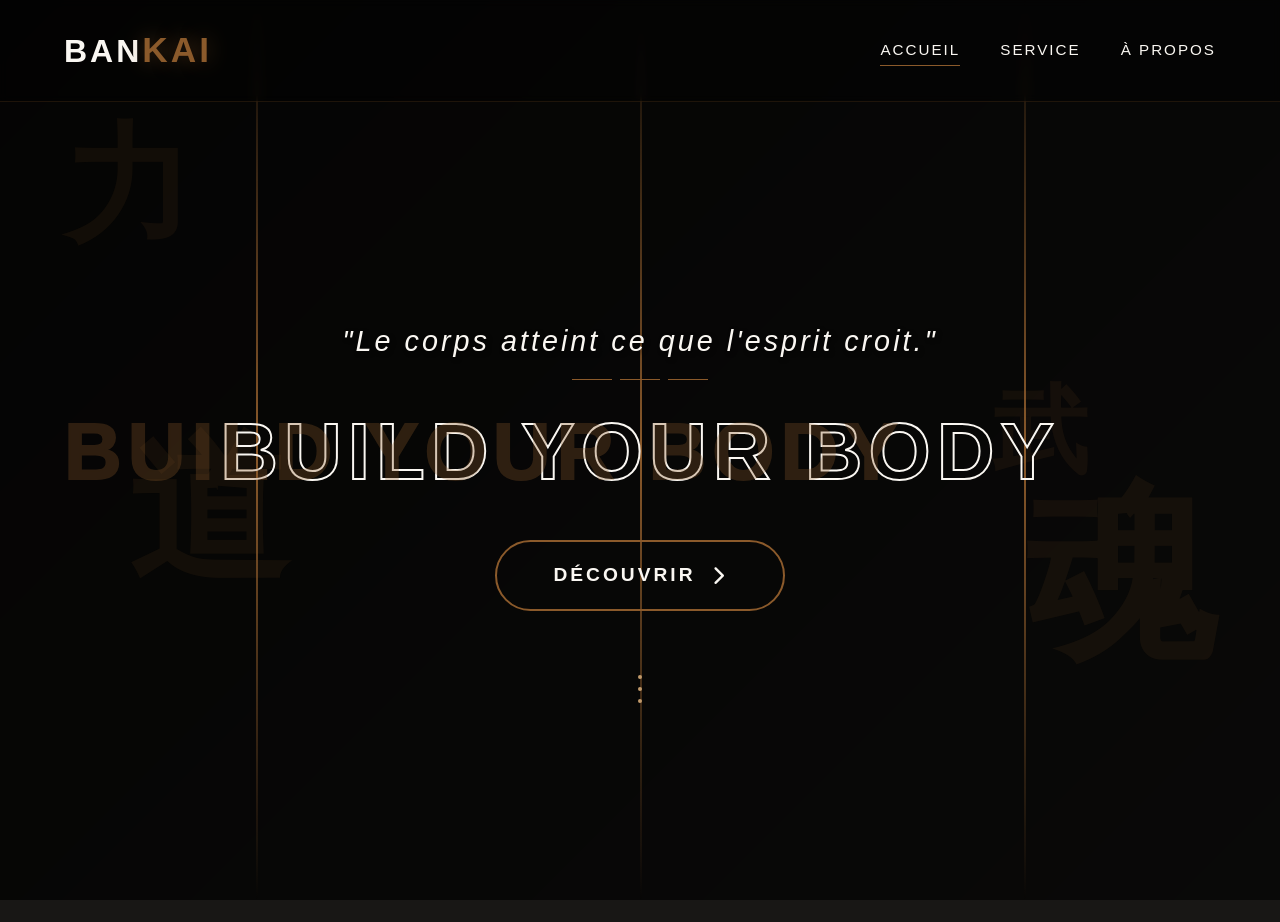
<file: index.html>
<!DOCTYPE html>
<html lang="fr">
<head>
    <meta charset="UTF-8">
    <meta name="viewport" content="width=device-width, initial-scale=1.0">
    <title>BAN<span>KAI</span> - BUILD YOUR BODY</title>
    <link rel="stylesheet" href="style.css">
    <link rel="stylesheet" href="https://cdnjs.cloudflare.com/ajax/libs/font-awesome/6.0.0/css/all.min.css">
</head>
<body>
<div class="overlay"></div>
<div class="background-image"></div>

<div class="japanese-elements">
    <span class="kanji">力</span>
    <span class="kanji">魂</span>
    <span class="kanji">武</span>
    <span class="kanji">道</span>
</div>

<div class="light-lines">
    <div class="line"></div>
    <div class="line"></div>
    <div class="line"></div>
</div>

<header>
    <div class="principal">
        <div class="logo">
            <a href="index.html">BAN<span>KAI</span></a>
        </div>
        
        <nav>
            <ul>
                <li class="active"><a href="index.html">ACCUEIL</a></li>
                <li><a href="service.html">SERVICE</a></li>
                <li><a href="A PROPOS.html">À PROPOS</a></li>
            </ul>
        </nav>
        
        <div class="menu-toggle">
            <i class="fas fa-bars"></i>
        </div>
    </div>
</header>

<main>
    <div class="container">
        <div class="motivation">
            <p class="phrase">"Le corps atteint ce que l'esprit croit."</p>
            <div class="line-decoration">
                <span></span>
                <span></span>
                <span></span>
            </div>
        </div>

        <div class="titre">
            <h1 class="reveal-text">BUILD YOUR BODY</h1>
        </div>

        <div class="bouton-container">
            <a href="service.html" class="btn-decouvrir">
                <span>DÉCOUVRIR</span>
                <i class="fas fa-chevron-right"></i>
            </a>
        </div>

        <div class="scroll-down">
            <span></span>
            <span></span>
            <span></span>
        </div>
    </div>
</main>

<script>
    document.querySelector('.menu-toggle').addEventListener('click', function() {
        document.querySelector('nav ul').classList.toggle('show');
    });
</script>

</body>
</html>
</file>
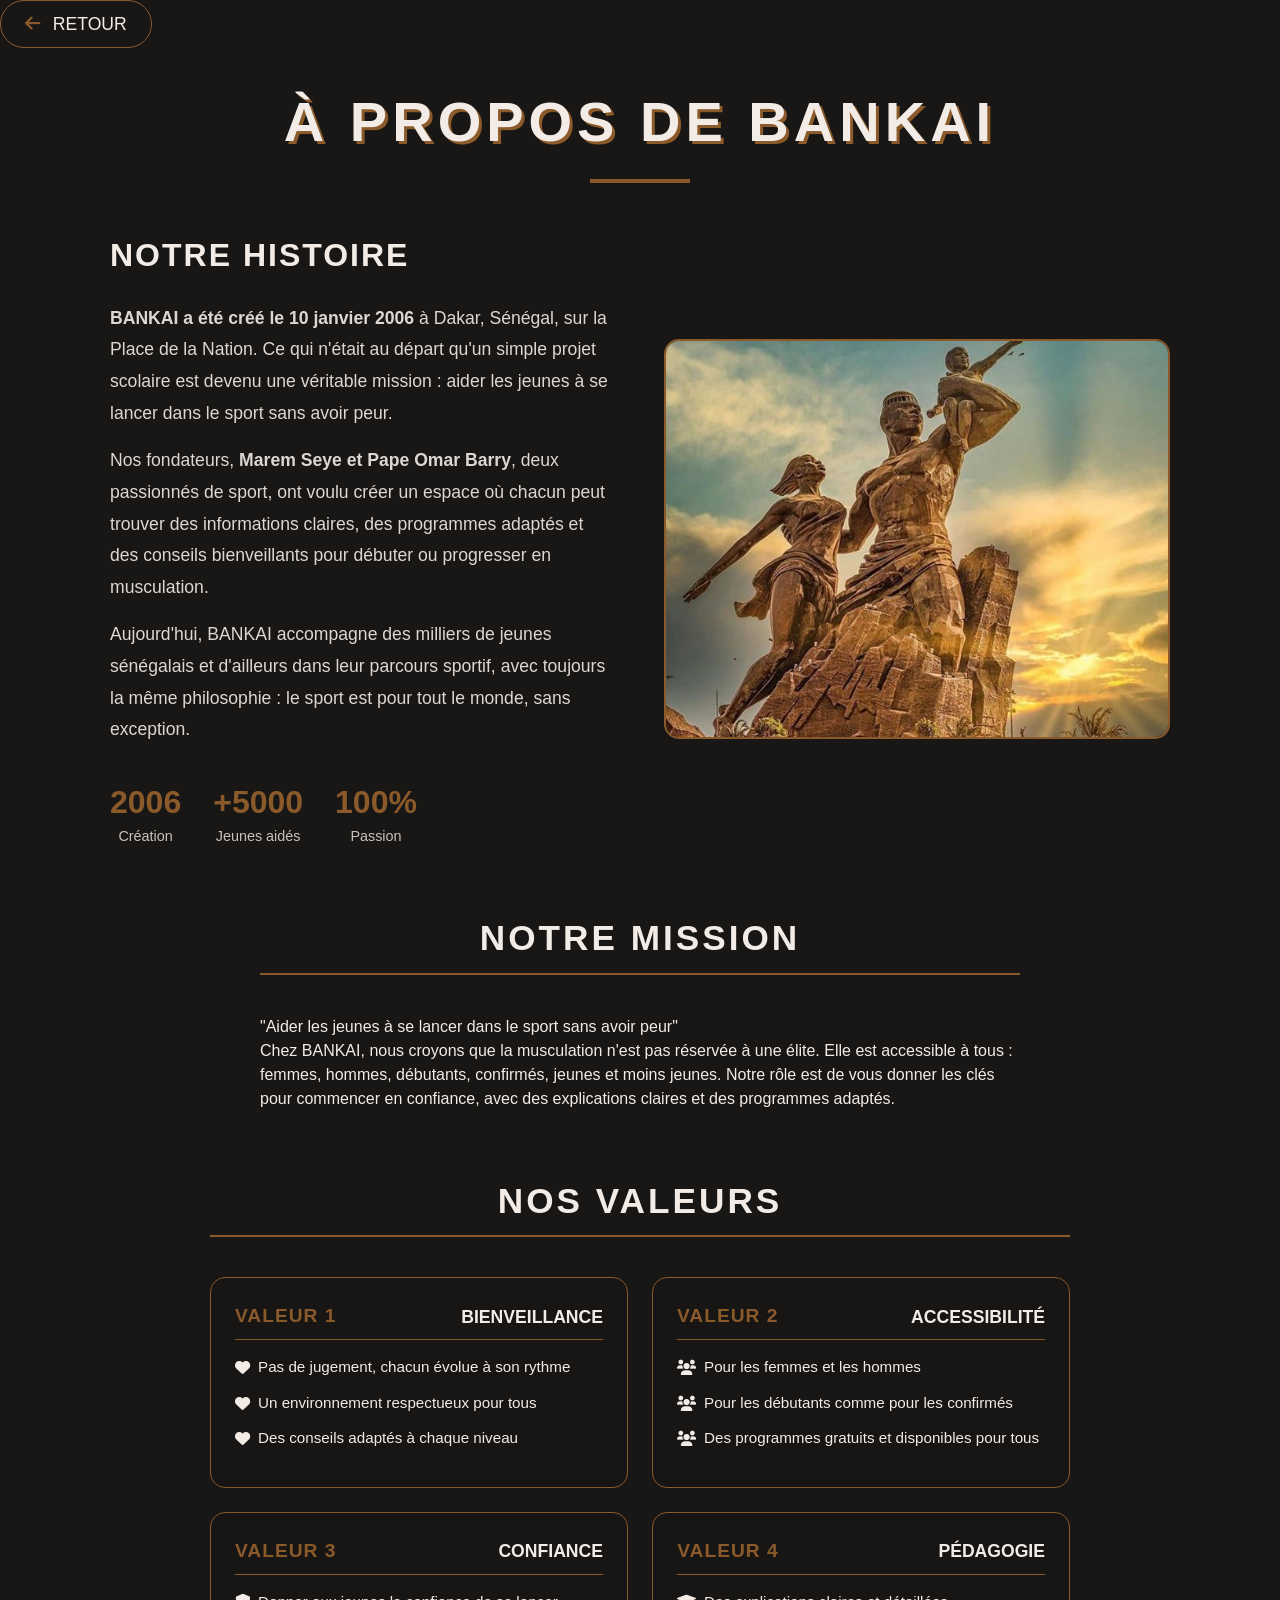
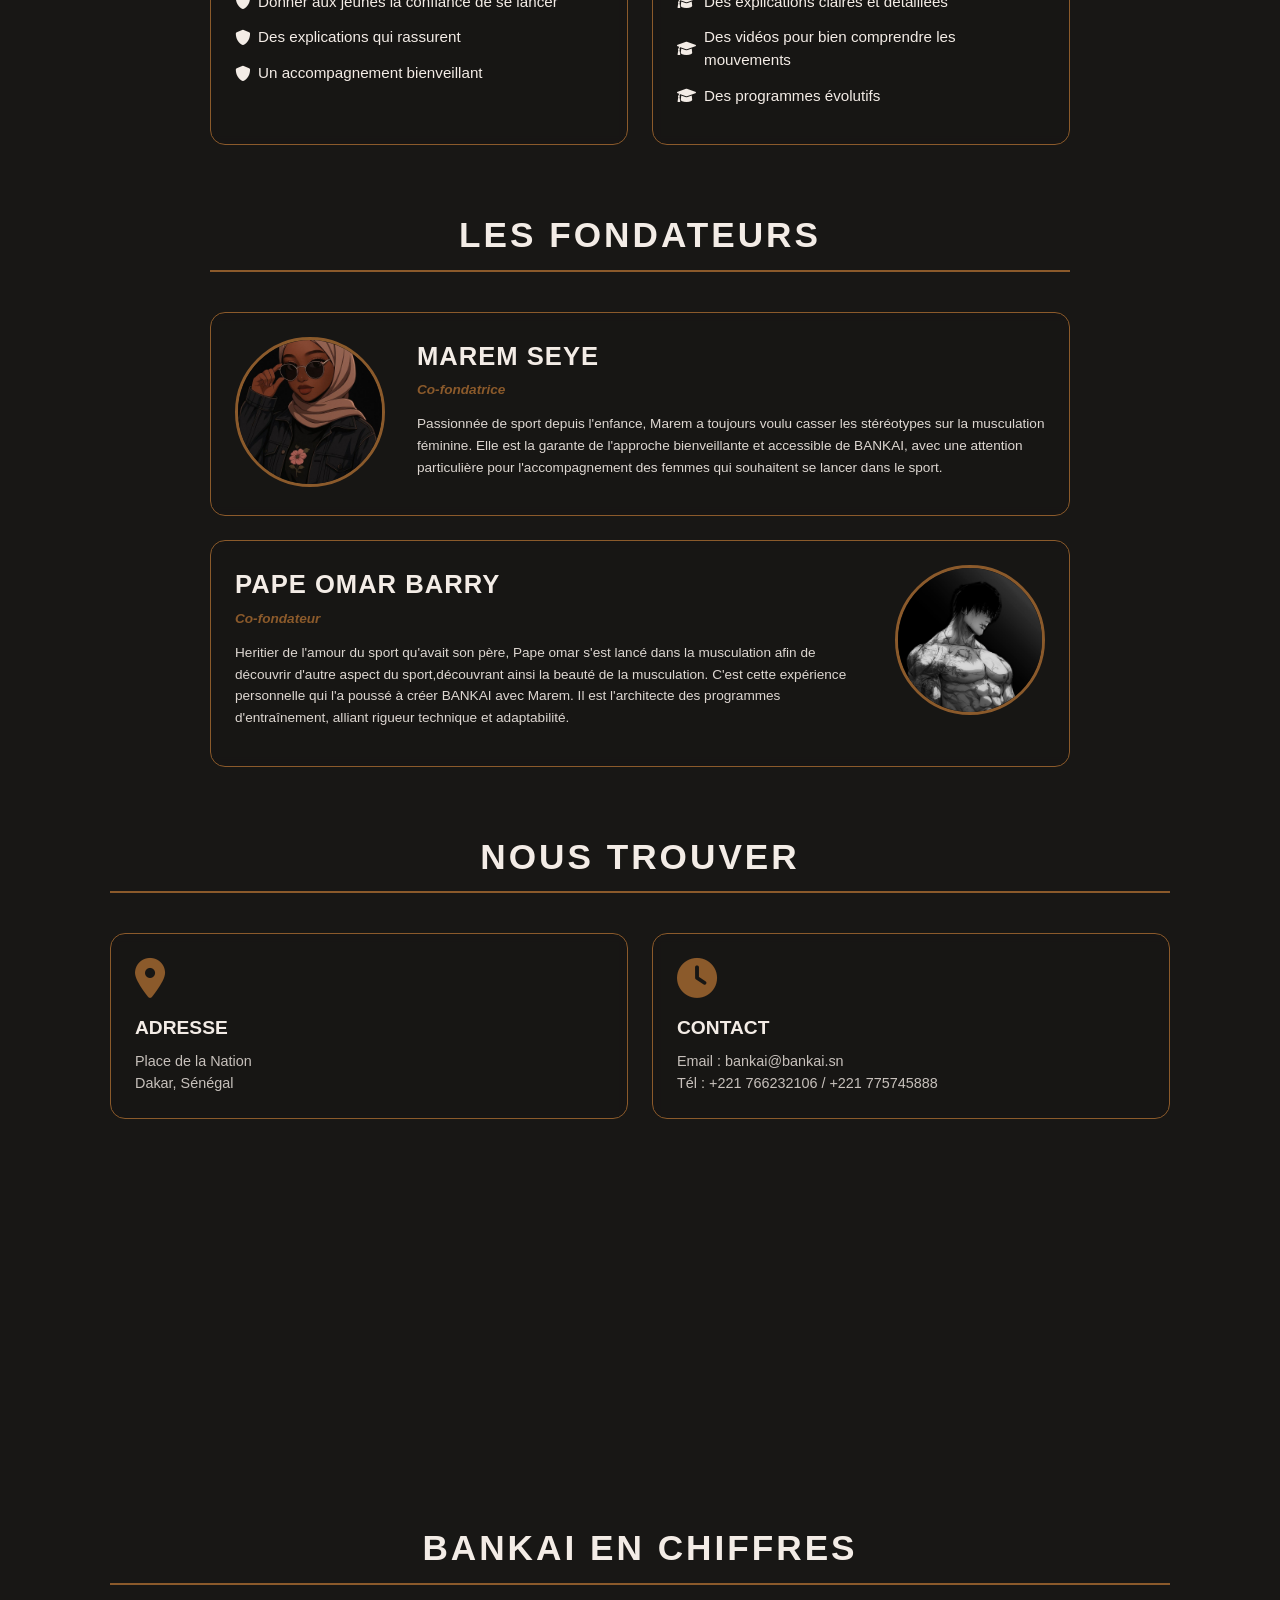
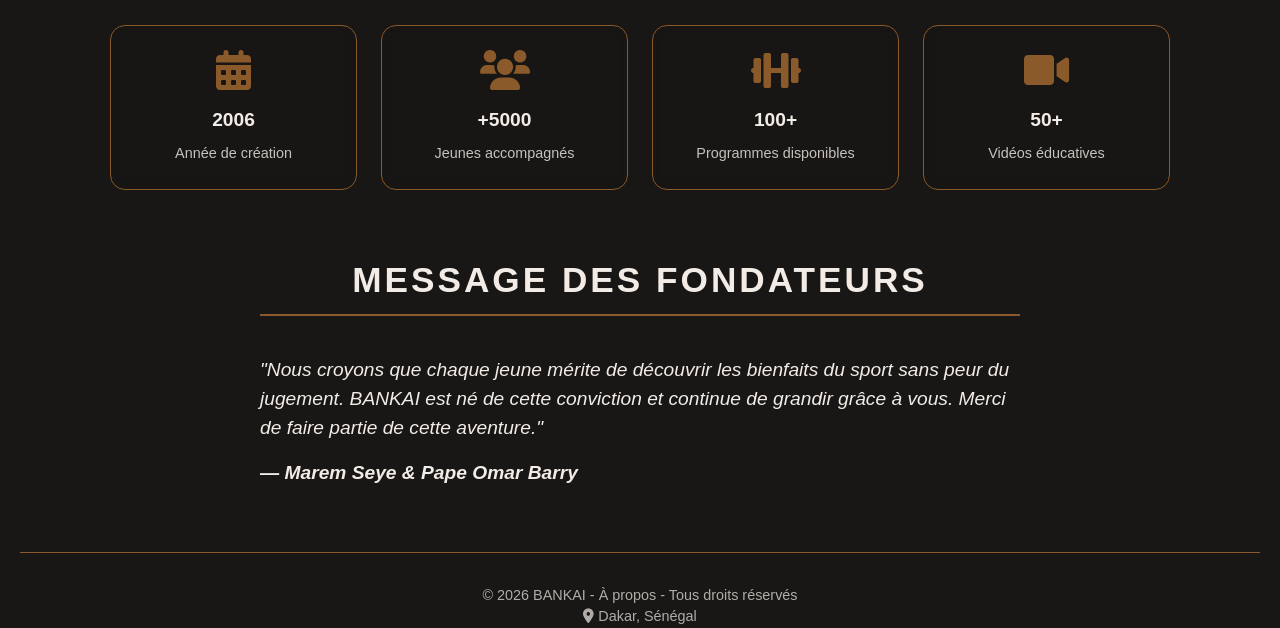
<file: A PROPOS.html>
<!DOCTYPE html>
<html lang="fr">
<head>
    <meta charset="UTF-8">
    <meta name="viewport" content="width=device-width, initial-scale=1.0">
    <title>À propos - BANKAI</title>
    <link rel="stylesheet" href="style.css">
    <link rel="stylesheet" href="https://cdnjs.cloudflare.com/ajax/libs/font-awesome/6.0.0-beta3/css/all.min.css">
</head>
<body class="page-a-propos">

<div class="retour-programme">
    <a href="index.html">
        <i class="fas fa-arrow-left"></i>
        <span>RETOUR</span>
    </a>
</div>

<h1 class="titre-programme">À PROPOS DE BANKAI</h1>
<section class="section-presentation">
    <div class="presentation-container">
        <div class="presentation-texte">
            <h2>NOTRE HISTOIRE</h2>
            <p><strong>BANKAI a été créé le 10 janvier 2006</strong> à Dakar, Sénégal, sur la Place de la Nation. Ce qui n'était au départ qu'un simple projet scolaire est devenu une véritable mission : aider les jeunes à se lancer dans le sport sans avoir peur.</p>
            <p>Nos fondateurs, <strong>Marem Seye et Pape Omar Barry</strong>, deux passionnés de sport, ont voulu créer un espace où chacun peut trouver des informations claires, des programmes adaptés et des conseils bienveillants pour débuter ou progresser en musculation.</p>
            <p>Aujourd'hui, BANKAI accompagne des milliers de jeunes sénégalais et d'ailleurs dans leur parcours sportif, avec toujours la même philosophie : le sport est pour tout le monde, sans exception.</p>
            <div class="stats-presentation">
                <div class="stat">
                    <span class="stat-chiffre">2006</span>
                    <span class="stat-label">Création</span>
                </div>
                <div class="stat">
                    <span class="stat-chiffre">+5000</span>
                    <span class="stat-label">Jeunes aidés</span>
                </div>
                <div class="stat">
                    <span class="stat-chiffre">100%</span>
                    <span class="stat-label">Passion</span>
                </div>
            </div>
        </div>
        <div class="presentation-image">
            <img src="payado.jpg" alt="Dakar Place de la Nation" onerror="this.src='https://images.unsplash.com/photo-1599946347371-68eb71b16afc?ixlib=rb-4.0.3&auto=format&fit=crop&w=1170&q=80'">
        </div>
    </div>
</section>

<section class="section-video">
    <h2 class="sous-titre">NOTRE MISSION</h2>
    <div class="mission-texte">
        <p class="mission-principale">"Aider les jeunes à se lancer dans le sport sans avoir peur"</p>
        <p>Chez BANKAI, nous croyons que la musculation n'est pas réservée à une élite. Elle est accessible à tous : femmes, hommes, débutants, confirmés, jeunes et moins jeunes. Notre rôle est de vous donner les clés pour commencer en confiance, avec des explications claires et des programmes adaptés.</p>
    </div>
</section>
<section class="section-programme">
    <h2 class="sous-titre">NOS VALEURS</h2>
    
    <div class="programme-jours">
        <div class="jour-carte">
            <div class="jour-entete">
                <span class="jour-num">VALEUR 1</span>
                <span class="jour-muscle">BIENVEILLANCE</span>
            </div>
            <ul class="exercices-liste">
                <li>
                    <i class="fas fa-heart"></i>
                    <span>Pas de jugement, chacun évolue à son rythme</span>
                </li>
                <li>
                    <i class="fas fa-heart"></i>
                    <span>Un environnement respectueux pour tous</span>
                </li>
                <li>
                    <i class="fas fa-heart"></i>
                    <span>Des conseils adaptés à chaque niveau</span>
                </li>
            </ul>
        </div>
        
        <div class="jour-carte">
            <div class="jour-entete">
                <span class="jour-num">VALEUR 2</span>
                <span class="jour-muscle">ACCESSIBILITÉ</span>
            </div>
            <ul class="exercices-liste">
                <li>
                    <i class="fas fa-users"></i>
                    <span>Pour les femmes et les hommes</span>
                </li>
                <li>
                    <i class="fas fa-users"></i>
                    <span>Pour les débutants comme pour les confirmés</span>
                </li>
                <li>
                    <i class="fas fa-users"></i>
                    <span>Des programmes gratuits et disponibles pour tous</span>
                </li>
            </ul>
        </div>
        
        <div class="jour-carte">
            <div class="jour-entete">
                <span class="jour-num">VALEUR 3</span>
                <span class="jour-muscle">CONFIANCE</span>
            </div>
            <ul class="exercices-liste">
                <li>
                    <i class="fas fa-shield-alt"></i>
                    <span>Donner aux jeunes la confiance de se lancer</span>
                </li>
                <li>
                    <i class="fas fa-shield-alt"></i>
                    <span>Des explications qui rassurent</span>
                </li>
                <li>
                    <i class="fas fa-shield-alt"></i>
                    <span>Un accompagnement bienveillant</span>
                </li>
            </ul>
        </div>
        
        <div class="jour-carte">
            <div class="jour-entete">
                <span class="jour-num">VALEUR 4</span>
                <span class="jour-muscle">PÉDAGOGIE</span>
            </div>
            <ul class="exercices-liste">
                <li>
                    <i class="fas fa-graduation-cap"></i>
                    <span>Des explications claires et détaillées</span>
                </li>
                <li>
                    <i class="fas fa-graduation-cap"></i>
                    <span>Des vidéos pour bien comprendre les mouvements</span>
                </li>
                <li>
                    <i class="fas fa-graduation-cap"></i>
                    <span>Des programmes évolutifs</span>
                </li>
            </ul>
        </div>
    </div>
</section>

<section class="section-celebrites">
    <h2 class="sous-titre">LES FONDATEURS</h2>
    
    <div class="celebrite-carte">
        <div class="celebrite-image">
            <img src="noire.jpg" alt="Marem Seye" onerror="this.src='https://images.unsplash.com/photo-1571019613454-1cb2f99b2d8b?ixlib=rb-4.0.3&auto=format&fit=crop&w=1170&q=80'">
        </div>
        <div class="celebrite-infos">
            <h3>MAREM SEYE</h3>
            <p class="celebrite-titre">Co-fondatrice</p>
            <p class="celebrite-bio">Passionnée de sport depuis l'enfance, Marem a toujours voulu casser les stéréotypes sur la musculation féminine. Elle est la garante de l'approche bienveillante et accessible de BANKAI, avec une attention particulière pour l'accompagnement des femmes qui souhaitent se lancer dans le sport.</p>
        </div>
    </div>
    
    <div class="celebrite-carte reverse">
        <div class="celebrite-image">
            <img src="toto.jpg" alt="Pape Omar Barry" onerror="this.src='https://images.unsplash.com/photo-1567013127542-490d757e51fc?ixlib=rb-4.0.3&auto=format&fit=crop&w=687&q=80'">
        </div>
        <div class="celebrite-infos">
            <h3>PAPE OMAR BARRY</h3>
            <p class="celebrite-titre">Co-fondateur</p>
            <p class="celebrite-bio"> Heritier de l'amour du sport qu'avait son père, Pape omar s'est lancé dans la musculation afin de découvrir d'autre aspect du sport,découvrant ainsi la beauté de la musculation. C'est cette expérience personnelle qui l'a poussé à créer BANKAI avec Marem. Il est l'architecte des programmes d'entraînement, alliant rigueur technique et adaptabilité.</p>
        </div>
    </div>
</section>

<section class="section-conseils">
    <h2 class="sous-titre">NOUS TROUVER</h2>
    
    <div class="conseils-grid" style="grid-template-columns: 1fr 1fr;">
        <div class="conseil-carte" style="text-align: left;">
            <i class="fas fa-map-marker-alt"></i>
            <h3>ADRESSE</h3>
            <p>Place de la Nation<br>Dakar, Sénégal</p>
        </div>
        <div class="conseil-carte" style="text-align: left;">
            <i class="fas fa-clock"></i>
            <h3>CONTACT</h3>
            <p>Email : bankai@bankai.sn<br>Tél : +221 766232106 / +221 775745888</p>
        </div>
    </div>
    
    <div style="margin-top: 2rem; text-align: center;">
        <iframe src="https://www.google.com/maps/embed?pb=!1m18!1m12!1m3!1d30868.495066605632!2d-17.467774!3d14.716677!2m3!1f0!2f0!3f0!3m2!1i1024!2i768!4f13.1!3m3!1m2!1s0xec172a3f8a5b6c7%3A0x8b5c8c5f8b5c8c5f!2sPlace%20de%20la%20Nation%2C%20Dakar!5e0!3m2!1sfr!2ssn!4v1620000000000!5m2!1sfr!2ssn" width="100%" height="300" style="border:0; border-radius: 15px;" allowfullscreen="" loading="lazy"></iframe>
    </div>
</section>

<section class="section-conseils">
    <h2 class="sous-titre">BANKAI EN CHIFFRES</h2>
    
    <div class="conseils-grid">
        <div class="conseil-carte">
            <i class="fas fa-calendar-alt"></i>
            <h3>2006</h3>
            <p>Année de création</p>
        </div>
        <div class="conseil-carte">
            <i class="fas fa-users"></i>
            <h3>+5000</h3>
            <p>Jeunes accompagnés</p>
        </div>
        <div class="conseil-carte">
            <i class="fas fa-dumbbell"></i>
            <h3>100+</h3>
            <p>Programmes disponibles</p>
        </div>
        <div class="conseil-carte">
            <i class="fas fa-video"></i>
            <h3>50+</h3>
            <p>Vidéos éducatives</p>
        </div>
    </div>
</section>
    
<section class="section-video">
    <h2 class="sous-titre">MESSAGE DES FONDATEURS</h2>
    <div class="mission-texte" style="font-style: italic; font-size: 1.2rem;">
        <p>"Nous croyons que chaque jeune mérite de découvrir les bienfaits du sport sans peur du jugement. BANKAI est né de cette conviction et continue de grandir grâce à vous. Merci de faire partie de cette aventure."</p>
        <p style="margin-top: 1rem; font-weight: 600;">— Marem Seye & Pape Omar Barry</p>
    </div>
</section>

<footer class="footer-programme">
    <p>© 2026 BANKAI - À propos - Tous droits réservés</p>
    <p><i class="fas fa-map-marker-alt"></i> Dakar, Sénégal</p>
</footer>

</body>
</html>
</file>
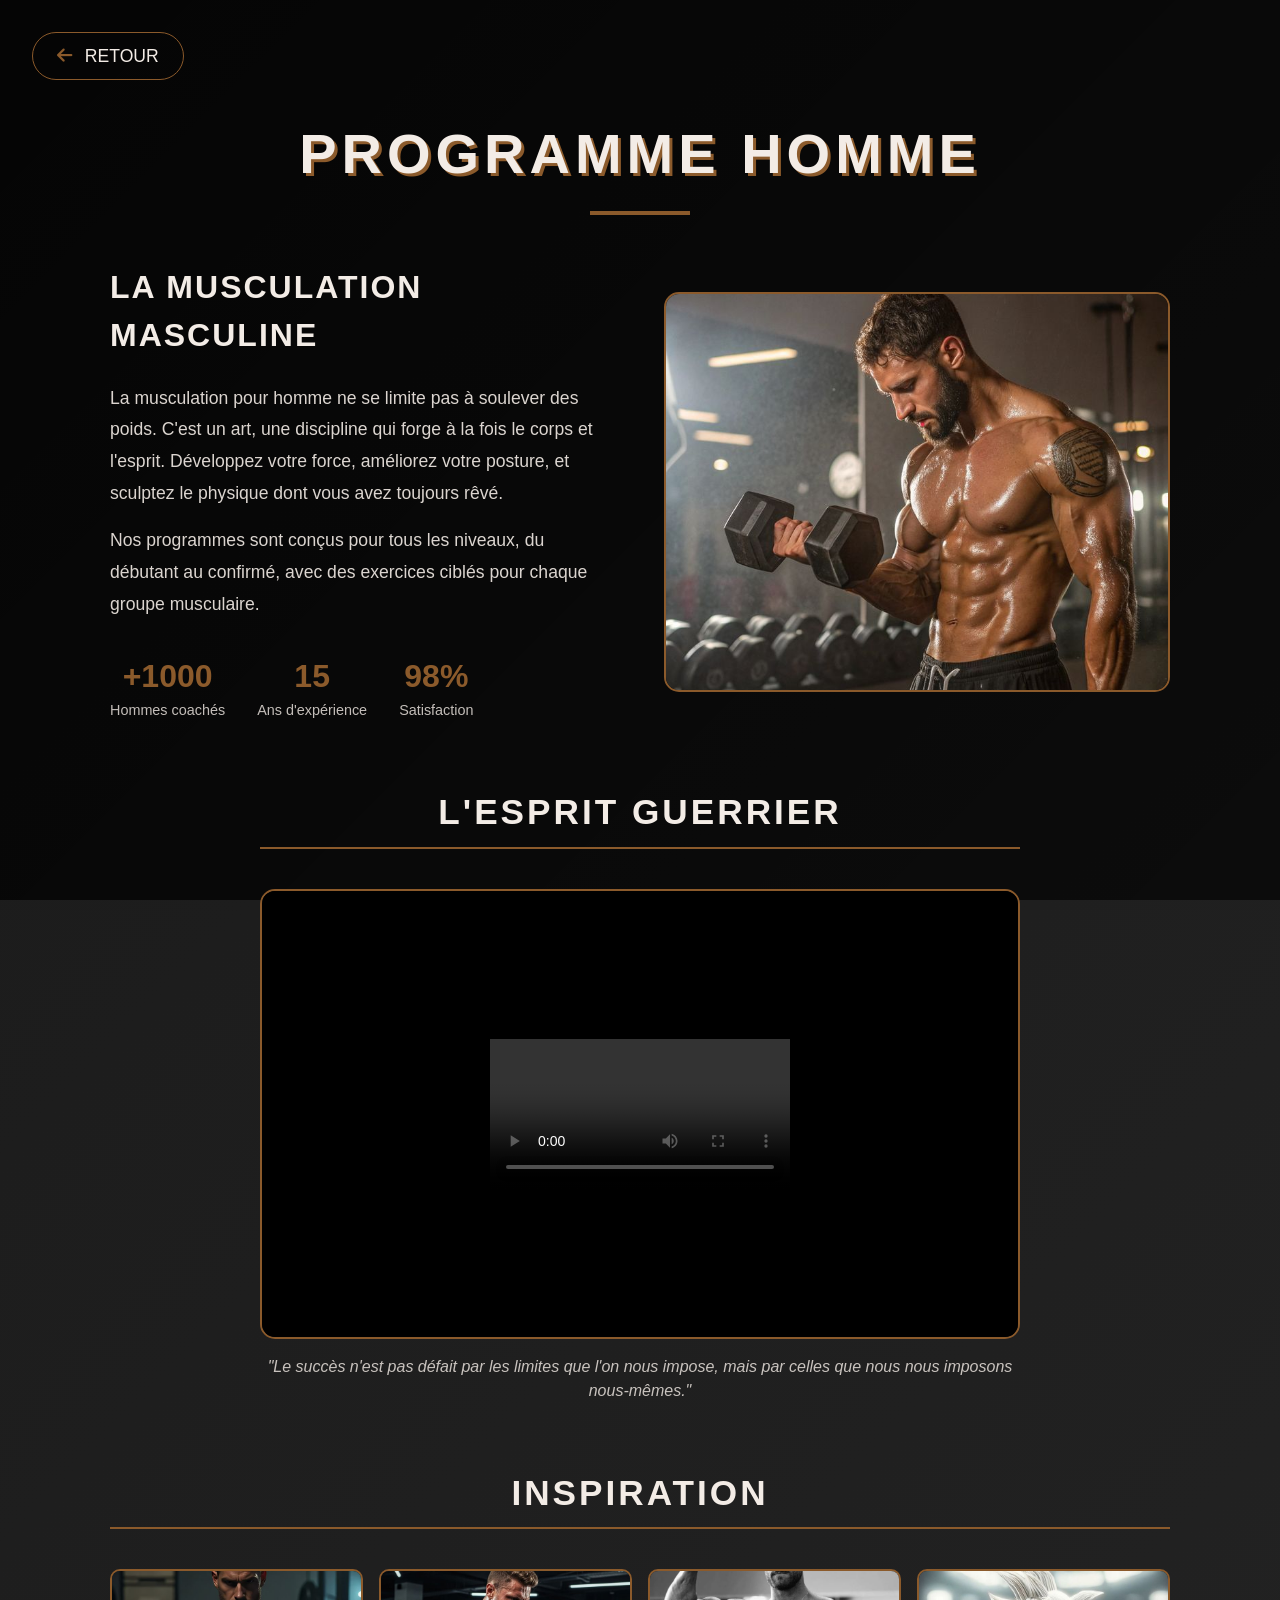
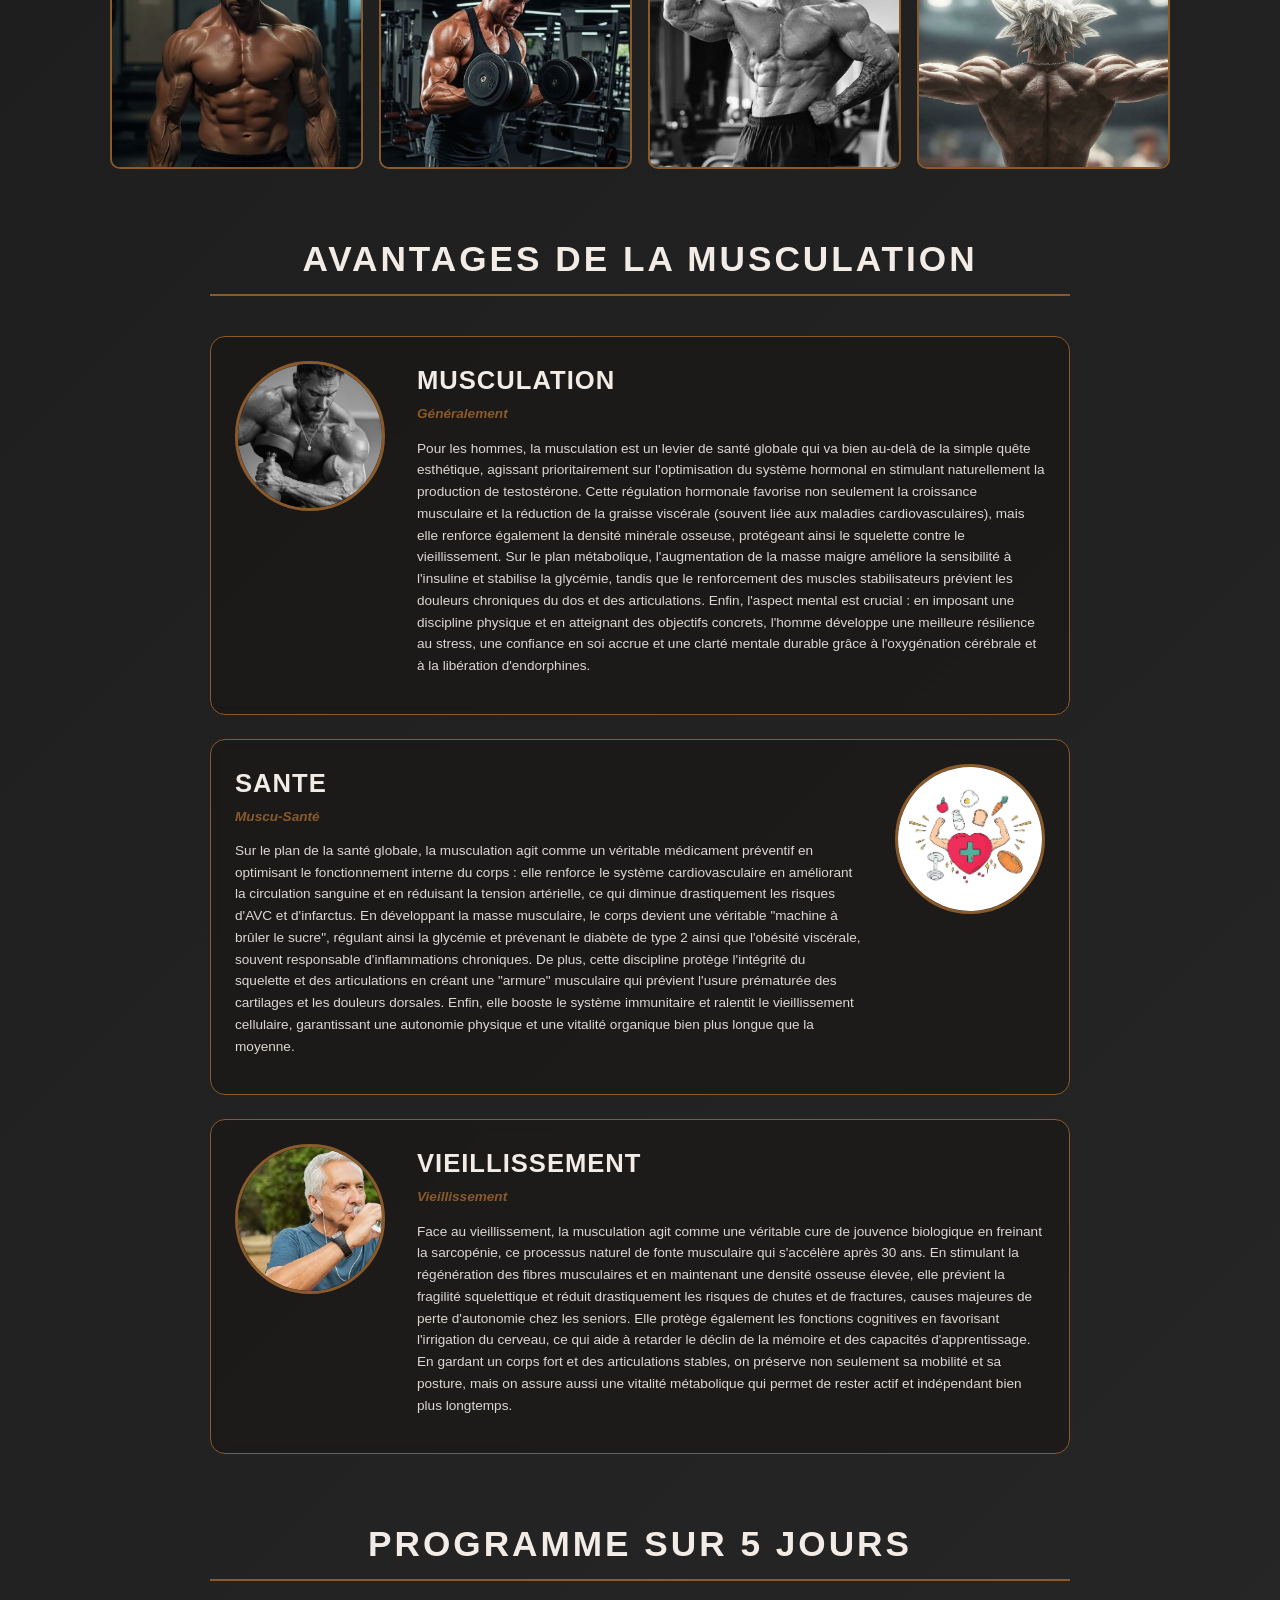
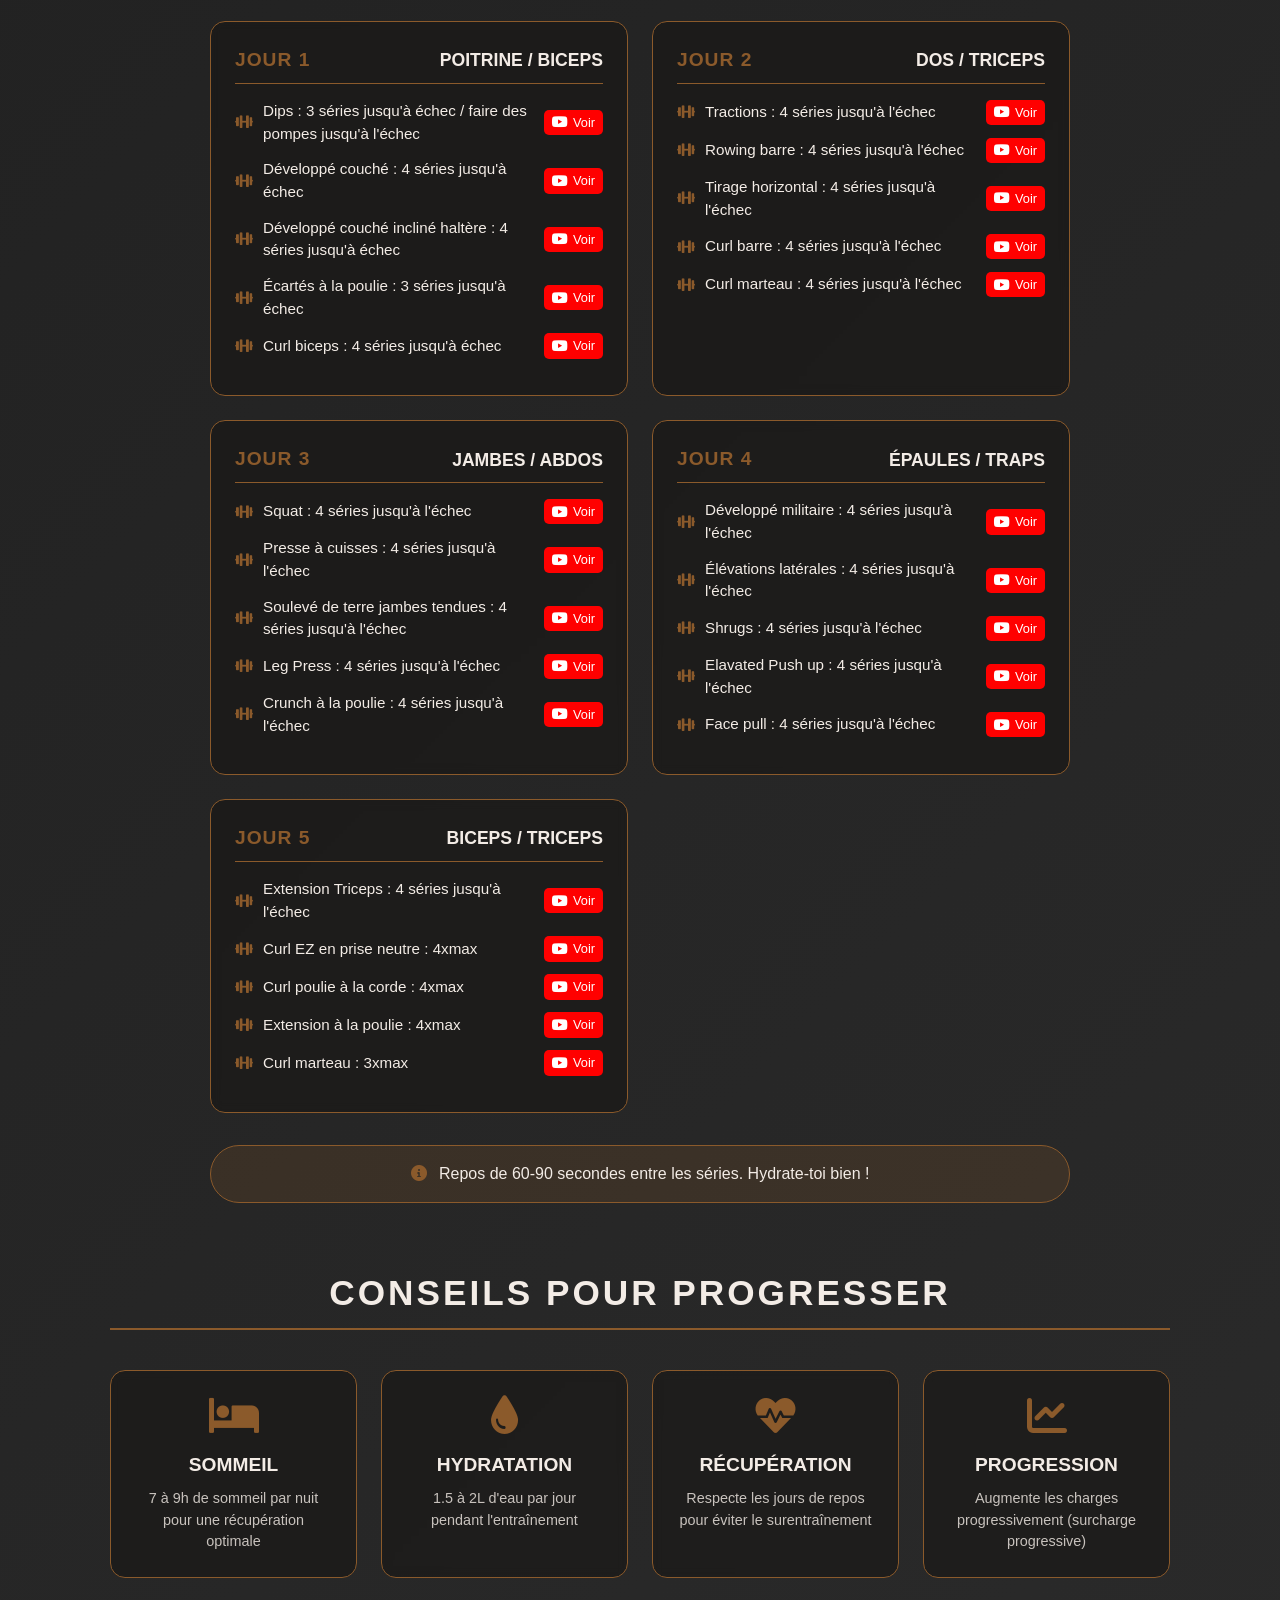
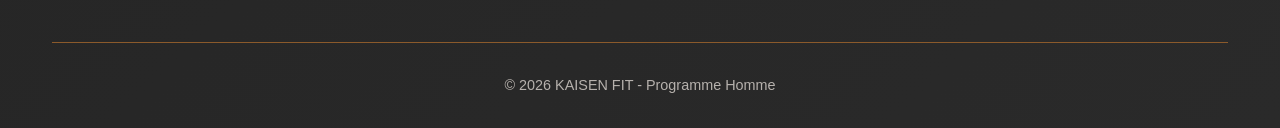
<file: homme.html>
<!DOCTYPE html>
<html lang="fr">
<head>
    <meta charset="UTF-8">
    <meta name="viewport" content="width=device-width, initial-scale=1.0">
    <title>Programme Homme - KAISEN FIT</title>
    <link rel="stylesheet" href="style.css">
    <link rel="stylesheet" href="https://cdnjs.cloudflare.com/ajax/libs/font-awesome/6.0.0-beta3/css/all.min.css">
</head>
<body class="page-programme-homme">

<div class="retour-programme">
    <a href="musculation.html">
        <i class="fas fa-arrow-left"></i>
        <span>RETOUR</span>
    </a>
</div>

<h1 class="titre-programme">PROGRAMME HOMME</h1>
<section class="section-presentation">
    <div class="presentation-container">
        <div class="presentation-texte">
            <h2>LA MUSCULATION MASCULINE</h2>
            <p>La musculation pour homme ne se limite pas à soulever des poids. C'est un art, une discipline qui forge à la fois le corps et l'esprit. Développez votre force, améliorez votre posture, et sculptez le physique dont vous avez toujours rêvé.</p>
            <p>Nos programmes sont conçus pour tous les niveaux, du débutant au confirmé, avec des exercices ciblés pour chaque groupe musculaire.</p>
            <div class="stats-presentation">
                <div class="stat">
                    <span class="stat-chiffre">+1000</span>
                    <span class="stat-label">Hommes coachés</span>
                </div>
                <div class="stat">
                    <span class="stat-chiffre">15</span>
                    <span class="stat-label">Ans d'expérience</span>
                </div>
                <div class="stat">
                    <span class="stat-chiffre">98%</span>
                    <span class="stat-label">Satisfaction</span>
                </div>
            </div>
        </div>
        <div class="presentation-image">
            <img src="Your Body, Your Power.jpg" alt="Musculation homme">
        </div>
    </div>
</section>

<section class="section-video">
    <h2 class="sous-titre">L'ESPRIT GUERRIER</h2>
    <div class="video-container">
        <iframe width="560" height="315" src="motiv.mp4" title="motivation" frameborder="0" allow="accelerometer; autoplay; clipboard-write; encrypted-media; gyroscope; picture-in-picture; web-share" referrerpolicy="strict-origin-when-cross-origin" allowfullscreen></iframe>
    </div>
    <p class="video-legende">"Le succès n'est pas défait par les limites que l'on nous impose, mais par celles que nous nous imposons nous-mêmes."</p>
</section>

<section class="section-galerie">
    <h2 class="sous-titre">INSPIRATION</h2>
    <div class="galerie-grid">
        <div class="galerie-item">
            <img src="mus.jpg" alt="Musculation 1">
        </div>
        <div class="galerie-item">
            <img src="insp.jpg" alt="Musculation 2">
        </div>
        <div class="galerie-item">
            <img src="chris.jpg" alt="Musculation 3">
        </div>
        <div class="galerie-item">
            <img src="dos.jpeg" alt="Musculation 4">
        </div>
    </div>
</section>

<section class="section-celebrites">
    <h2 class="sous-titre">AVANTAGES DE LA MUSCULATION</h2>
    
    <div class="celebrite-carte">
        <div class="celebrite-image">
            <img src="Chris Bumstead.jpg" alt="Musculation">
        </div>
        <div class="celebrite-infos">
            <h3>MUSCULATION</h3>
            <p class="celebrite-titre">Généralement</p>
            <p class="celebrite-bio">Pour les hommes, la musculation est un levier de santé globale qui va bien au-delà de la simple quête esthétique, agissant prioritairement sur l'optimisation du système hormonal en stimulant naturellement la production de testostérone. Cette régulation hormonale favorise non seulement la croissance musculaire et la réduction de la graisse viscérale (souvent liée aux maladies cardiovasculaires), mais elle renforce également la densité minérale osseuse, protégeant ainsi le squelette contre le vieillissement. Sur le plan métabolique, l'augmentation de la masse maigre améliore la sensibilité à l'insuline et stabilise la glycémie, tandis que le renforcement des muscles stabilisateurs prévient les douleurs chroniques du dos et des articulations. Enfin, l'aspect mental est crucial : en imposant une discipline physique et en atteignant des objectifs concrets, l'homme développe une meilleure résilience au stress, une confiance en soi accrue et une clarté mentale durable grâce à l'oxygénation cérébrale et à la libération d'endorphines.</p>
        </div>
    </div>
    
    <div class="celebrite-carte reverse">
        <div class="celebrite-image">
            <img src="santh.jpg" alt="Santé">
        </div>
        <div class="celebrite-infos">
            <h3>SANTE</h3>
            <p class="celebrite-titre">Muscu-Santé</p>
            <p class="celebrite-bio">Sur le plan de la santé globale, la musculation agit comme un véritable médicament préventif en optimisant le fonctionnement interne du corps : elle renforce le système cardiovasculaire en améliorant la circulation sanguine et en réduisant la tension artérielle, ce qui diminue drastiquement les risques d'AVC et d'infarctus. En développant la masse musculaire, le corps devient une véritable "machine à brûler le sucre", régulant ainsi la glycémie et prévenant le diabète de type 2 ainsi que l'obésité viscérale, souvent responsable d'inflammations chroniques. De plus, cette discipline protège l'intégrité du squelette et des articulations en créant une "armure" musculaire qui prévient l'usure prématurée des cartilages et les douleurs dorsales. Enfin, elle booste le système immunitaire et ralentit le vieillissement cellulaire, garantissant une autonomie physique et une vitalité organique bien plus longue que la moyenne.</p>
        </div>
    </div>
    
    <div class="celebrite-carte">
        <div class="celebrite-image">
            <img src="vieux.jpg" alt="Vieillissement">
        </div>
        <div class="celebrite-infos">
            <h3>VIEILLISSEMENT</h3>
            <p class="celebrite-titre">Vieillissement</p>
            <p class="celebrite-bio">Face au vieillissement, la musculation agit comme une véritable cure de jouvence biologique en freinant la sarcopénie, ce processus naturel de fonte musculaire qui s'accélère après 30 ans. En stimulant la régénération des fibres musculaires et en maintenant une densité osseuse élevée, elle prévient la fragilité squelettique et réduit drastiquement les risques de chutes et de fractures, causes majeures de perte d'autonomie chez les seniors. Elle protège également les fonctions cognitives en favorisant l'irrigation du cerveau, ce qui aide à retarder le déclin de la mémoire et des capacités d'apprentissage. En gardant un corps fort et des articulations stables, on préserve non seulement sa mobilité et sa posture, mais on assure aussi une vitalité métabolique qui permet de rester actif et indépendant bien plus longtemps.</p>
        </div>
    </div>
</section>

<section class="section-programme">
    <h2 class="sous-titre">PROGRAMME SUR 5 JOURS</h2>
    
    <div class="programme-jours">
        <div class="jour-carte">
            <div class="jour-entete">
                <span class="jour-num">JOUR 1</span>
                <span class="jour-muscle">POITRINE / BICEPS</span>
            </div>
            <ul class="exercices-liste">
                <li>
                    <i class="fas fa-dumbbell"></i>
                    <span>Dips :  3 séries jusqu'à échec / faire des pompes jusqu'à l'échec</span>
                    <a href="https://youtube.com/shorts/UYdxXnze5bs?si=cyCtjhMn6GIC45IT" target="_blank" class="lien-video"><i class="fab fa-youtube"></i> Voir</a>
                </li>
                <li>
                    <i class="fas fa-dumbbell"></i>
                    <span>Développé couché : 4 séries jusqu'à échec</span>
                    <a href="https://youtu.be/SngodvMU0JA?si=Sb6PIycykSIy9WjE" target="_blank" class="lien-video"><i class="fab fa-youtube"></i> Voir</a>
                </li>
                <li>
                    <i class="fas fa-dumbbell"></i>
                    <span>Développé couché incliné haltère :  4 séries jusqu'à échec</span>
                    <a href="https://youtube.com/shorts/8fXfwG4ftaQ?si=n1k_l22OzIJu73Jw" target="_blank" class="lien-video"><i class="fab fa-youtube"></i> Voir</a>
                </li>
                <li>
                    <i class="fas fa-dumbbell"></i>
                    <span>Écartés à la poulie :  3 séries jusqu'à échec</span>
                    <a href="https://youtube.com/shorts/jeDOD2A2fgo?si=WAnW3Ux1iTWqEoPW" target="_blank" class="lien-video"><i class="fab fa-youtube"></i> Voir</a>
                </li>
                <li>
                    <i class="fas fa-dumbbell"></i>
                    <span>Curl biceps :  4 séries jusqu'à échec</span>
                    <a href="https://youtube.com/shorts/dX0ktUCuFA4?si=313q6CaxwDjvTi8R" target="_blank" class="lien-video"><i class="fab fa-youtube"></i> Voir</a>
                </li>
            </ul>
        </div>
        
        <div class="jour-carte">
            <div class="jour-entete">
                <span class="jour-num">JOUR 2</span>
                <span class="jour-muscle">DOS / TRICEPS</span>
            </div>
            <ul class="exercices-liste">
                <li>
                    <i class="fas fa-dumbbell"></i>
                    <span>Tractions : 4 séries jusqu'à l'échec</span>
                    <a href="https://youtube.com/shorts/w3K67qBRyNc?si=e2wBJxLKzFg4S1US" target="_blank" class="lien-video"><i class="fab fa-youtube"></i> Voir</a>
                </li>
                <li>
                    <i class="fas fa-dumbbell"></i>
                    <span>Rowing barre : 4 séries jusqu'à l'échec</span>
                    <a href="https://youtube.com/shorts/3-MCIj9uSvg?si=BlAfj_Cq2ATS-2Rs" target="_blank" class="lien-video"><i class="fab fa-youtube"></i> Voir</a>
                </li>
                <li>
                    <i class="fas fa-dumbbell"></i>
                    <span>Tirage horizontal : 4 séries jusqu'à l'échec</span>
                    <a href="https://youtube.com/shorts/WJIJBfYaWqA?si=C8xMpAUNFX4Y67Th" target="_blank" class="lien-video"><i class="fab fa-youtube"></i> Voir</a>
                </li>
                <li>
                    <i class="fas fa-dumbbell"></i>
                    <span>Curl barre : 4 séries jusqu'à l'échec</span>
                    <a href="https://youtube.com/shorts/dX0ktUCuFA4?si=eaeqPgddjz-Sqb20" target="_blank" class="lien-video"><i class="fab fa-youtube"></i> Voir</a>
                </li>
                <li>
                    <i class="fas fa-dumbbell"></i>
                    <span>Curl marteau : 4 séries jusqu'à l'échec</span>
                    <a href="https://youtube.com/shorts/IAxKbIuoPKc?si=Pb5zFlEzoq-kPY49" target="_blank" class="lien-video"><i class="fab fa-youtube"></i> Voir</a>
                </li>
            </ul>
        </div>
        
        <div class="jour-carte">
            <div class="jour-entete">
                <span class="jour-num">JOUR 3</span>
                <span class="jour-muscle">JAMBES / ABDOS</span>
            </div>
            <ul class="exercices-liste">
                <li>
                    <i class="fas fa-dumbbell"></i>
                    <span>Squat : 4 séries jusqu'à l'échec</span>
                    <a href="https://youtube.com/shorts/qqX3jNUUtr0?si=atwNPam9R0NPW_G5" target="_blank" class="lien-video"><i class="fab fa-youtube"></i> Voir</a>
                </li>
                <li>
                    <i class="fas fa-dumbbell"></i>
                    <span>Presse à cuisses : 4 séries jusqu'à l'échec</span>
                    <a href="https://youtube.com/shorts/Ew1y_j4xYY8?si=jF8oa6qMzmEyDo4q" target="_blank" class="lien-video"><i class="fab fa-youtube"></i> Voir</a>
                </li>
                <li>
                    <i class="fas fa-dumbbell"></i>
                    <span>Soulevé de terre jambes tendues : 4 séries jusqu'à l'échec</span>
                    <a href="https://youtube.com/shorts/E4XCiZAGbkQ?si=74lCT9XecszVnaFY" target="_blank" class="lien-video"><i class="fab fa-youtube"></i> Voir</a>
                </li>
                <li>
                    <i class="fas fa-dumbbell"></i>
                    <span>Leg Press  : 4 séries jusqu'à l'échec</span>
                    <a href="https://youtube.com/shorts/6TufuaMvS-E?si=BPHIRYICWmGG2K2u" target="_blank" class="lien-video"><i class="fab fa-youtube"></i> Voir</a>
                </li>
                <li>
                    <i class="fas fa-dumbbell"></i>
                    <span>Crunch à la poulie : 4 séries jusqu'à l'échec</span>
                    <a href="https://youtube.com/shorts/tpNpsmTZkdA?si=FEDz5M5EIcozzq6E" target="_blank" class="lien-video"><i class="fab fa-youtube"></i> Voir</a>
                </li>
            </ul>
        </div>
        
        <div class="jour-carte">
            <div class="jour-entete">
                <span class="jour-num">JOUR 4</span>
                <span class="jour-muscle">ÉPAULES / TRAPS</span>
            </div>
            <ul class="exercices-liste">
                <li>
                    <i class="fas fa-dumbbell"></i>
                    <span>Développé militaire : 4 séries jusqu'à l'échec</span>
                    <a href="https://youtube.com/shorts/8y7EvNzgJno?si=TVkDVKSzLhY0xJQ1" target="_blank" class="lien-video"><i class="fab fa-youtube"></i> Voir</a>
                </li>
                <li>
                    <i class="fas fa-dumbbell"></i>
                    <span>Élévations latérales : 4 séries jusqu'à l'échec</span>
                    <a href="https://youtube.com/shorts/LSR0v3Q9dTg?si=2jTm5XygUzlPnSBI" target="_blank" class="lien-video"><i class="fab fa-youtube"></i> Voir</a>
                </li>
                <li>
                    <i class="fas fa-dumbbell"></i>
                    <span>Shrugs : 4 séries jusqu'à l'échec</span>
                    <a href="https://youtube.com/shorts/pX3tD7APce0?si=bX48ioSPTI1iPFav" target="_blank" class="lien-video"><i class="fab fa-youtube"></i> Voir</a>
                </li>
                <li>
                    <i class="fas fa-dumbbell"></i>
                    <span>Elavated Push up : 4 séries jusqu'à l'échec</span>
                    <a href="https://youtube.com/shorts/wwlwaSAr3_w?si=Rs8fyOcesDwq457i" target="_blank" class="lien-video"><i class="fab fa-youtube"></i> Voir</a>
                </li>
                <li>
                    <i class="fas fa-dumbbell"></i>
                    <span>Face pull : 4 séries jusqu'à l'échec</span>
                    <a href="https://youtube.com/shorts/Q_bf9TtWxTU?si=QDfUecT-QR19NNui" target="_blank" class="lien-video"><i class="fab fa-youtube"></i> Voir</a>
                </li>
            </ul>
        </div>
        <div class="jour-carte">
            <div class="jour-entete">
                <span class="jour-num">JOUR 5</span>
                <span class="jour-muscle">BICEPS / TRICEPS</span>
            </div>
            <ul class="exercices-liste">
                <li>
                    <i class="fas fa-dumbbell"></i>
                    <span>Extension Triceps : 4 séries jusqu'à l'échec</span>
                    <a href="https://youtube.com/shorts/NUCSB79K5UY?si=4MNbaHdoyhN5aKuW" target="_blank" class="lien-video"><i class="fab fa-youtube"></i> Voir</a>
                </li>
                <li>
                    <i class="fas fa-dumbbell"></i>
                    <span>Curl EZ en prise neutre : 4xmax</span>
                    <a href="https://youtube.com/shorts/YW_aMxx3XvA?si=VfLGT-x1cEmLcgEz" target="_blank" class="lien-video"><i class="fab fa-youtube"></i> Voir</a>
                </li>
                <li>
                    <i class="fas fa-dumbbell"></i>
                    <span>Curl poulie à la corde : 4xmax</span>
                    <a href="https://youtube.com/shorts/UJmosxeroII?si=44Y6TYSKHsLmeaR4" target="_blank" class="lien-video"><i class="fab fa-youtube"></i> Voir</a>
                </li>
                <li>
                    <i class="fas fa-dumbbell"></i>
                    <span>Extension à la poulie : 4xmax</span>
                    <a href="https://youtube.com/shorts/QoOLFeJ0MDM?si=I-aWyT_8l1ZifrKZ" target="_blank" class="lien-video"><i class="fab fa-youtube"></i> Voir</a>
                </li>
                <li>
                    <i class="fas fa-dumbbell"></i>
                    <span>Curl marteau : 3xmax</span>
                    <a href="https://youtube.com/shorts/IAxKbIuoPKc?si=RvsJtXndxNOklISh" target="_blank" class="lien-video"><i class="fab fa-youtube"></i> Voir</a>
                </li>
            </ul>
        </div>
    </div>
    
    <div class="note-programme">
        <p><i class="fas fa-info-circle"></i> Repos de 60-90 secondes entre les séries. Hydrate-toi bien !</p>
    </div>
</section>

<section class="section-conseils">
    <h2 class="sous-titre">CONSEILS POUR PROGRESSER</h2>
    
    <div class="conseils-grid">
        <div class="conseil-carte">
            <i class="fas fa-bed"></i>
            <h3>SOMMEIL</h3>
            <p>7 à 9h de sommeil par nuit pour une récupération optimale</p>
        </div>
        <div class="conseil-carte">
            <i class="fas fa-tint"></i>
            <h3>HYDRATATION</h3>
            <p>1.5 à 2L d'eau par jour pendant l'entraînement</p>
        </div>
        <div class="conseil-carte">
            <i class="fas fa-heartbeat"></i>
            <h3>RÉCUPÉRATION</h3>
            <p>Respecte les jours de repos pour éviter le surentraînement</p>
        </div>
        <div class="conseil-carte">
            <i class="fas fa-chart-line"></i>
            <h3>PROGRESSION</h3>
            <p>Augmente les charges progressivement (surcharge progressive)</p>
        </div>
    </div>
</section>

<footer class="footer-programme">
    <p>© 2026 KAISEN FIT - Programme Homme</p>
</footer>

</body>
</html>
</file>
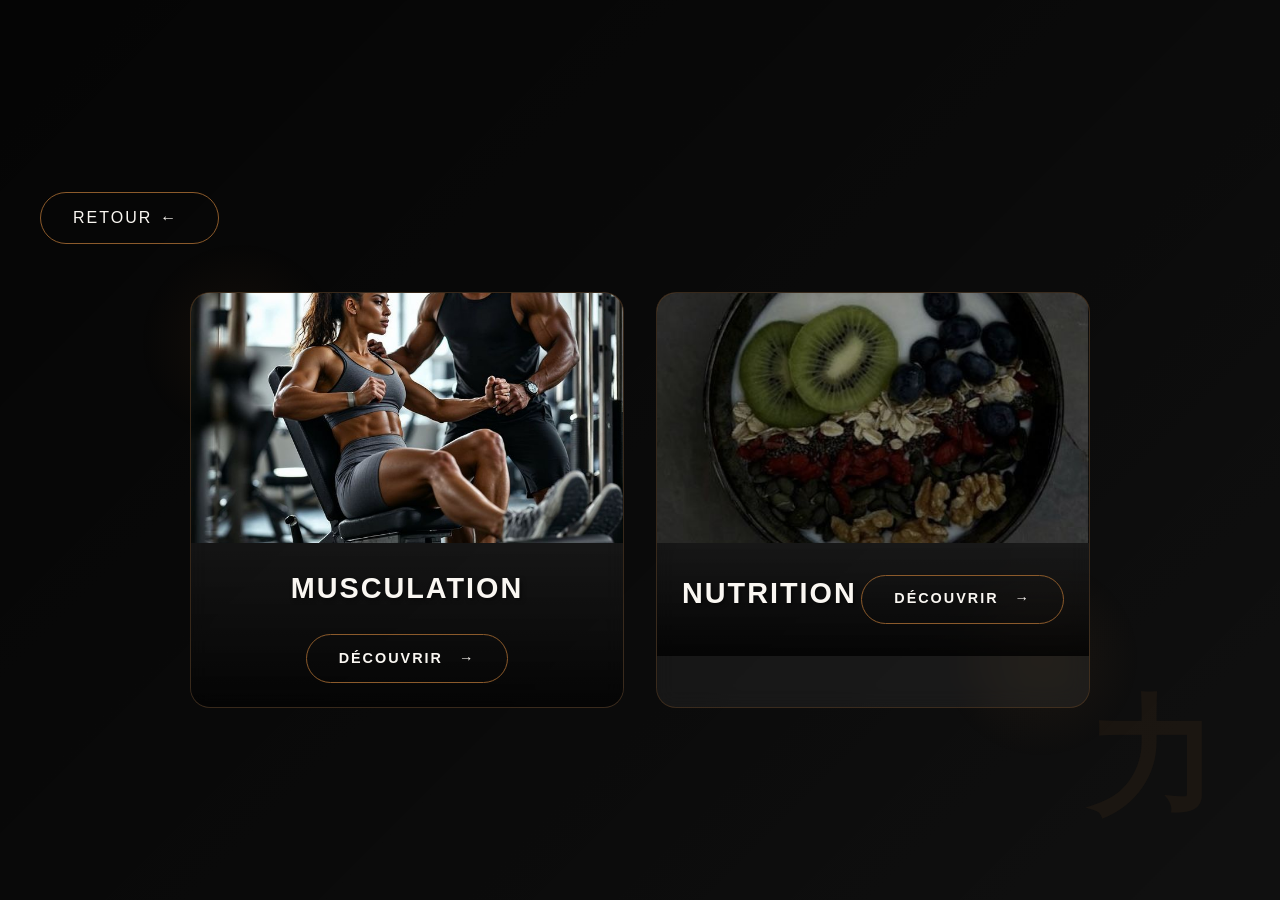
<file: service.html>
<!DOCTYPE html>
<html lang="fr">
<head>
    <meta charset="UTF-8">
    <meta name="viewport" content="width=device-width, initial-scale=1.0">
    <title>Services - KAISEN FIT</title>
    <link rel="stylesheet" href="style.css">
</head>
<body class="page-service">

    <div class="container-service">
        <a href="index.html" class="btn">RETOUR</a>
    </div>
<div class="container-categories">
    <div class="card-service">
    <a href="musculation.html" style="text-decoration: none; color: inherit;">
        <img src="hf.jpg" alt="Musculation">
        <div class="card-text">
            <h2>MUSCULATION</h2>
            <span class="btn">DÉCOUVRIR</span>
        </div>
    </a>
</div>

<div class="card-service">
    <a href="nutrition.html" style="text-decoration: none; color: inherit;">
        <img src="nutrii.jpeg" alt="Nutrition">
        <div class="card-text">
            <h2>NUTRITION</h2>
            <span class="btn">DÉCOUVRIR</span>
        </div>
    </a>
</div>
</div>
</body>
</html>
</file>
<file: style.css>
:root {
    --marron: #8B5A2B;
    --marron-fonce: #5D3A1A;
    --marron-clair: #C19A6B;
    --blanc: #FAF7F2;
    --noir: #0A0A0A;
}

* {
    margin: 0;
    padding: 0;
    box-sizing: border-box;
}

body {
    font-family: 'Segoe UI', 'Arial', sans-serif;
    min-height: 100vh;
    overflow-x: hidden;
    color: var(--blanc);
    position: relative;
}

.background-image {
    position: fixed;
    top: 0;
    left: 0;
    width: 100%;
    height: 100%;
    background: url('https://images.unsplash.com/photo-1517836357463-d25dfeac3438?q=80&w=2070&auto=format&fit=crop') no-repeat center center/cover;
    z-index: -2;
    animation: zoomIn 20s infinite alternate;
}

@keyframes zoomIn {
    0% {
        transform: scale(1);
    }
    100% {
        transform: scale(1.1);
    }
}

.overlay {
    position: fixed;
    top: 0;
    left: 0;
    width: 100%;
    height: 100%;
    background: linear-gradient(135deg, rgba(0,0,0,0.8) 0%, rgba(0,0,0,0.6) 100%);
    z-index: -1;
}

.japanese-elements {
    position: fixed;
    width: 100%;
    height: 100%;
    pointer-events: none;
    z-index: 0;
}

.kanji {
    position: absolute;
    font-size: 8rem;
    font-weight: 900;
    color: rgba(139, 90, 43, 0.1);
    font-family: 'MS Mincho', serif;
    animation: floatKanji 15s infinite linear;
}

.kanji:nth-child(1) {
    top: 10%;
    left: 5%;
    animation-duration: 20s;
}

.kanji:nth-child(2) {
    bottom: 20%;
    right: 5%;
    font-size: 12rem;
    animation-duration: 25s;
    animation-direction: reverse;
}

.kanji:nth-child(3) {
    top: 40%;
    right: 15%;
    font-size: 6rem;
    animation-duration: 18s;
}

.kanji:nth-child(4) {
    bottom: 30%;
    left: 10%;
    font-size: 10rem;
    animation-duration: 22s;
    animation-direction: reverse;
}

@keyframes floatKanji {
    0% {
        transform: translate(0, 0) rotate(0deg);
    }
    33% {
        transform: translate(30px, 20px) rotate(5deg);
    }
    66% {
        transform: translate(-20px, 30px) rotate(-5deg);
    }
    100% {
        transform: translate(0, 0) rotate(0deg);
    }
}

.light-lines {
    position: fixed;
    width: 100%;
    height: 100%;
    pointer-events: none;
    z-index: 1;
}

.line {
    position: absolute;
    width: 2px;
    height: 100%;
    background: linear-gradient(180deg, transparent, var(--marron), transparent);
    animation: lightSweep 8s infinite;
}

.line:nth-child(1) {
    left: 20%;
    animation-delay: 0s;
}

.line:nth-child(2) {
    left: 50%;
    animation-delay: 2s;
}

.line:nth-child(3) {
    left: 80%;
    animation-delay: 4s;
}

@keyframes lightSweep {
    0% {
        transform: translateY(-100%);
        opacity: 0;
    }
    50% {
        opacity: 0.5;
    }
    100% {
        transform: translateY(100%);
        opacity: 0;
    }
}

header {
    position: relative;
    z-index: 10;
    padding: 1.5rem 5%;
    background: rgba(0, 0, 0, 0.3);
    backdrop-filter: blur(5px);
    border-bottom: 1px solid rgba(139, 90, 43, 0.2);
}

.principal {
    display: flex;
    justify-content: space-between;
    align-items: center;
    max-width: 1400px;
    margin: 0 auto;
}

.logo a {
    font-size: 2rem;
    font-weight: 800;
    text-decoration: none;
    color: var(--blanc);
    letter-spacing: 3px;
    position: relative;
    animation: fadeInLeft 1s ease;
}

.logo a span {
    color: var(--marron);
    font-size: 2.2rem;
    text-shadow: 0 0 20px rgba(139, 90, 43, 0.5);
}

@keyframes fadeInLeft {
    from {
        opacity: 0;
        transform: translateX(-30px);
    }
    to {
        opacity: 1;
        transform: translateX(0);
    }
}

nav ul {
    display: flex;
    list-style: none;
    gap: 2.5rem;
}

nav ul li {
    opacity: 0;
    animation: fadeInDown 0.5s ease forwards;
}

nav ul li:nth-child(1) { animation-delay: 0.2s; }
nav ul li:nth-child(2) { animation-delay: 0.3s; }
nav ul li:nth-child(3) { animation-delay: 0.4s; }
nav ul li:nth-child(4) { animation-delay: 0.5s; }

@keyframes fadeInDown {
    from {
        opacity: 0;
        transform: translateY(-20px);
    }
    to {
        opacity: 1;
        transform: translateY(0);
    }
}

nav ul li a {
    text-decoration: none;
    color: var(--blanc);
    font-weight: 500;
    font-size: 0.95rem;
    letter-spacing: 2px;
    position: relative;
    padding: 0.5rem 0;
    transition: color 0.3s;
}

nav ul li a::after {
    content: '';
    position: absolute;
    bottom: 0;
    left: 0;
    width: 0;
    height: 1px;
    background: var(--marron);
    transition: width 0.4s ease;
}

nav ul li a:hover::after,
nav ul li.active a::after {
    width: 100%;
}

nav ul li a:hover {
    color: var(--marron);
}

.menu-toggle {
    display: none;
    font-size: 1.5rem;
    color: var(--blanc);
    cursor: pointer;
}

main {
    position: relative;
    z-index: 5;
    min-height: calc(100vh - 80px);
    display: flex;
    align-items: center;
    padding: 2rem;
}

.container {
    max-width: 1200px;
    margin: 0 auto;
    text-align: center;
    width: 100%;
}

.motivation {
    margin-bottom: 1.5rem;
    opacity: 0;
    animation: slideUp 1s ease 0.3s forwards;
}

.phrase {
    font-size: clamp(1.2rem, 3vw, 1.8rem);
    font-weight: 300;
    font-style: italic;
    color: var(--blanc);
    letter-spacing: 3px;
    margin-bottom: 1rem;
    text-shadow: 2px 2px 4px rgba(0,0,0,0.5);
}

.line-decoration {
    display: flex;
    justify-content: center;
    gap: 0.5rem;
}

.line-decoration span {
    width: 40px;
    height: 1px;
    background: var(--marron);
    animation: expand 1s ease 0.8s forwards;
    transform: scaleX(0);
}

.line-decoration span:nth-child(2) {
    animation-delay: 0.9s;
}

.line-decoration span:nth-child(3) {
    animation-delay: 1s;
}

@keyframes expand {
    to {
        transform: scaleX(1);
    }
}

@keyframes slideUp {
    from {
        opacity: 0;
        transform: translateY(30px);
    }
    to {
        opacity: 1;
        transform: translateY(0);
    }
}

.titre {
    margin-bottom: 2.5rem;
}

.reveal-text {
    font-size: clamp(2.5rem, 8vw, 5rem);
    font-weight: 900;
    text-transform: uppercase;
    letter-spacing: 6px;
    color: transparent;
    -webkit-text-stroke: 2px var(--blanc);
    position: relative;
    animation: reveal 2s ease forwards;
    opacity: 0;
    line-height: 1.2;
}

@keyframes reveal {
    0% {
        opacity: 0;
        clip-path: inset(0 100% 0 0);
    }
    50% {
        opacity: 1;
        clip-path: inset(0 0 0 0);
    }
    100% {
        opacity: 1;
        clip-path: inset(0 0 0 0);
    }
}

.reveal-text::before {
    content: 'BUILD YOUR BODY';
    position: absolute;
    top: 0;
    left: 0;
    color: var(--marron);
    -webkit-text-stroke: 2px var(--marron);
    opacity: 0.3;
    animation: glitchText 4s infinite;
}

@keyframes glitchText {
    0%, 100% {
        transform: translate(0);
        opacity: 0.3;
    }
    33% {
        transform: translate(5px, -3px);
        opacity: 0.5;
    }
    66% {
        transform: translate(-5px, 3px);
        opacity: 0.5;
    }
}

.bouton-container {
    margin-bottom: 4rem;
    opacity: 0;
    animation: slideUp 1s ease 0.6s forwards;
}

.btn-decouvrir {
    position: relative;
    display: inline-flex;
    align-items: center;
    gap: 1rem;
    padding: 1.2rem 3.5rem;
    background: transparent;
    color: var(--blanc);
    text-decoration: none;
    font-weight: 600;
    font-size: 1.2rem;
    letter-spacing: 3px;
    border: 2px solid var(--marron);
    border-radius: 50px;
    overflow: hidden;
    transition: all 0.4s;
    z-index: 1;
}

.btn-decouvrir::before {
    content: '';
    position: absolute;
    top: 50%;
    left: 50%;
    width: 0;
    height: 0;
    border-radius: 50%;
    background: var(--marron);
    transform: translate(-50%, -50%);
    transition: width 0.6s, height 0.6s;
    z-index: -1;
}

.btn-decouvrir:hover::before {
    width: 300px;
    height: 300px;
}

.btn-decouvrir:hover {
    border-color: transparent;
    box-shadow: 0 0 30px rgba(139, 90, 43, 0.5);
}

.btn-decouvrir i {
    transition: transform 0.3s;
}

.btn-decouvrir:hover i {
    transform: translateX(10px);

}

.scroll-down {
    display: flex;
    flex-direction: column;
    align-items: center;
    gap: 0.5rem;
    opacity: 0;
    animation: fadeIn 1s ease 1s forwards;
}

.scroll-down span {
    display: block;
    width: 4px;
    height: 4px;
    background: var(--marron-clair);
    border-radius: 50%;
    animation: scrollPulse 2s infinite;
}

.scroll-down span:nth-child(2) {
    animation-delay: 0.3s;
}

.scroll-down span:nth-child(3) {
    animation-delay: 0.6s;
}

@keyframes scrollPulse {
    0%, 100% {
        opacity: 1;
        transform: scale(1);
    }
    50% {
        opacity: 0.3;
        transform: scale(1.5);
    }
}

@keyframes fadeIn {
    to {
        opacity: 1;
    }
}

@media (max-width: 900px) {
    nav ul {
        display: none;
        position: absolute;
        top: 80px;
        left: 0;
        width: 100%;
        background: rgba(0, 0, 0, 0.9);
        backdrop-filter: blur(10px);
        flex-direction: column;
        align-items: center;
        padding: 2rem;
        gap: 1.5rem;
        border-bottom: 1px solid var(--marron);
    }

    nav ul.show {
        display: flex;
    }

    .menu-toggle {
        display: block;
    }

    .kanji {
        font-size: 4rem;
    }
}

@media (max-width: 600px) {
    .logo a {
        font-size: 1.5rem;
    }

    .logo a span {
        font-size: 1.7rem;
    }

    .reveal-text {
        font-size: 2rem;
        letter-spacing: 3px;
    }

    .btn-decouvrir {
        padding: 1rem 2rem;
        font-size: 1rem;
    }
    
    .phrase {
        font-size: 1rem;
    }
}


.page-service {
    background: linear-gradient(135deg, #1a1a1a 0%, #2a2a2a 100%);
    min-height: 100vh;
    display: flex;
    flex-direction: column;
    align-items: center;
    justify-content: center;
    padding: 2rem;
    position: relative;
    overflow-x: hidden;
}

.page-service::before {
    content: '';
    position: fixed;
    top: 0;
    left: 0;
    width: 100%;
    height: 100%;
    background: linear-gradient(135deg, rgba(0,0,0,0.8) 0%, rgba(0,0,0,0.6) 100%);
    z-index: 0;
    pointer-events: none;
}

.page-service::after {
    content: '力';
    position: fixed;
    bottom: 5%;
    right: 5%;
    font-size: 8rem;
    font-weight: 900;
    color: rgba(139, 90, 43, 0.1);
    font-family: 'MS Mincho', serif;
    animation: floatKanji 20s infinite linear;
    pointer-events: none;
    z-index: 0;
}

.container-service {
    position: relative;
    z-index: 10;
    width: 100%;
    max-width: 1200px;
    margin-bottom: 3rem;
}

.container-service .btn {
    display: inline-flex;
    align-items: center;
    gap: 0.5rem;
    padding: 0.8rem 2rem;
    background: transparent;
    color: var(--blanc, #FAF7F2);
    text-decoration: none;
    font-weight: 500;
    font-size: 1rem;
    letter-spacing: 2px;
    border: 1px solid var(--marron, #8B5A2B);
    border-radius: 50px;
    transition: all 0.3s ease;
    position: relative;
    overflow: hidden;
    z-index: 1;
}

.container-service .btn::before {
    content: '';
    position: absolute;
    top: 50%;
    left: 50%;
    width: 0;
    height: 0;
    border-radius: 50%;
    background: var(--marron, #8B5A2B);
    transform: translate(-50%, -50%);
    transition: width 0.6s, height 0.6s;
    z-index: -1;
}

.container-service .btn:hover::before {
    width: 300px;
    height: 300px;
}

.container-service .btn:hover {
    border-color: transparent;
    box-shadow: 0 0 20px rgba(139, 90, 43, 0.3);
}

.container-service .btn::after {
    content: '←';
    margin-right: 0.5rem;
    transition: transform 0.3s;
}

.container-service .btn:hover::after {
    transform: translateX(-5px);
}

.container-categories {
    position: relative;
    z-index: 10;
    display: grid;
    grid-template-columns: repeat(2, 1fr);
    gap: 2rem;
    max-width: 900px;
    width: 100%;
    margin: 0 auto;
}

.card-service {
    background: rgba(255, 255, 255, 0.05);
    backdrop-filter: blur(10px);
    border-radius: 20px;
    overflow: hidden;
    border: 1px solid rgba(139, 90, 43, 0.3);
    transition: all 0.4s ease;
    position: relative;
    opacity: 0;
    transform: translateY(30px);
    animation: fadeInUp 0.8s ease forwards;
}

.card-service:nth-child(1) {
    animation-delay: 0.2s;
}

.card-service:nth-child(2) {
    animation-delay: 0.4s;
}

.card-service:hover {
    transform: translateY(-10px);
    border-color: var(--marron, #8B5A2B);
    box-shadow: 0 20px 40px rgba(139, 90, 43, 0.3);
}

.card-service a {
    display: block;
    text-decoration: none;
    color: inherit;
    height: 100%;
}

.card-service img {
    width: 100%;
    height: 250px;
    object-fit: cover;
    display: block;
    transition: transform 0.5s ease;
}

.card-service:hover img {
    transform: scale(1.1);
}

.card-text {
    padding: 1.5rem;
    text-align: center;
    background: linear-gradient(180deg, transparent, rgba(0,0,0,0.8));
    position: relative;
}

.card-text h2 {
    font-family: 'Segoe UI', 'Arial', sans-serif;
    font-size: 1.8rem;
    font-weight: 700;
    color: var(--blanc, #FAF7F2);
    margin-bottom: 1rem;
    letter-spacing: 2px;
    text-shadow: 2px 2px 4px rgba(0,0,0,0.5);
    position: relative;
    display: inline-block;
}

.card-text h2::after {
    content: '';
    position: absolute;
    bottom: -5px;
    left: 0;
    width: 0;
    height: 2px;
    background: var(--marron, #8B5A2B);
    transition: width 0.3s ease;
}

.card-service:hover .card-text h2::after {
    width: 100%;
}

.card-text .btn {
    display: inline-flex;
    align-items: center;
    gap: 0.5rem;
    padding: 0.8rem 2rem;
    background: transparent;
    color: var(--blanc, #FAF7F2);
    text-decoration: none;
    font-weight: 600;
    font-size: 0.9rem;
    letter-spacing: 2px;
    border: 1px solid var(--marron, #8B5A2B);
    border-radius: 50px;
    transition: all 0.3s ease;
    position: relative;
    overflow: hidden;
    z-index: 1;
    margin-top: 0.5rem;
}

.card-text .btn::before {
    content: '';
    position: absolute;
    top: 50%;
    left: 50%;
    width: 0;
    height: 0;
    border-radius: 50%;
    background: var(--marron, #8B5A2B);
    transform: translate(-50%, -50%);
    transition: width 0.6s, height 0.6s;
    z-index: -1;
}

.card-text .btn:hover::before {
    width: 300px;
    height: 300px;
}

.card-text .btn:hover {
    border-color: transparent;
    box-shadow: 0 0 20px rgba(139, 90, 43, 0.3);
}

.card-text .btn::after {
    content: '→';
    margin-left: 0.5rem;
    transition: transform 0.3s;
}

.card-text .btn:hover::after {
    transform: translateX(5px);
}

@keyframes fadeInUp {
    from {
        opacity: 0;
        transform: translateY(30px);
    }
    to {
        opacity: 1;
        transform: translateY(0);
    }
}

.container-categories::before,
.container-categories::after {
    content: '';
    position: absolute;
    width: 200px;
    height: 200px;
    border-radius: 50%;
    background: radial-gradient(circle, rgba(139,90,43,0.1) 0%, transparent 70%);
    z-index: -1;
    animation: pulse 8s infinite alternate;
}

.container-categories::before {
    top: -50px;
    left: -50px;
}

.container-categories::after {
    bottom: -50px;
    right: -50px;
    animation-delay: 2s;
}

@keyframes pulse {
    0% {
        transform: scale(1);
        opacity: 0.3;
    }
    100% {
        transform: scale(1.5);
        opacity: 0.5;
    }
}

@media (max-width: 768px) {
    .container-categories {
        grid-template-columns: 1fr;
        gap: 1.5rem;
        padding: 0 1rem;
    }

    .card-service img {
        height: 200px;
    }

    .card-text h2 {
        font-size: 1.5rem;
    }

    .container-service {
        margin-bottom: 2rem;
        padding: 0 1rem;
    }

    .container-service .btn {
        padding: 0.6rem 1.5rem;
        font-size: 0.9rem;
    }
}

@media (max-width: 480px) {
    .page-service {
        padding: 1rem;
    }

    .card-text {
        padding: 1rem;
    }

    .card-text h2 {
        font-size: 1.3rem;
    }

    .card-text .btn {
        padding: 0.6rem 1.5rem;
        font-size: 0.8rem;
    }

    .container-service .btn {
        padding: 0.5rem 1.2rem;
        font-size: 0.8rem;
    }
}

.card-service img {
    background: linear-gradient(135deg, var(--marron), var(--marron-fonce));
    min-height: 250px;
    display: flex;
    align-items: center;
    justify-content: center;
    color: white;
    font-size: 2rem;
}



:root {
  --bg-beige: #181715;
  --bg-card: #181715;
  --text-primary: #f3ece6;
  --text-secondary: #f3ece6;
  --accent-marron: #8B5A2B;
  --accent-hover: #a8753a;
  --border-color: #8B5A2B;
  --font-sans: 'Inter', -apple-system, BlinkMacSystemFont, sans-serif;
}

* {
  margin: 0;
  padding: 0;
  box-sizing: border-box;
}

body {
  font-family: var(--font-sans);
  background-color: var(--bg-beige);
  color: var(--text-primary);
  line-height: 1.5;
  font-weight: 400;
  -webkit-font-smoothing: antialiased;
}

.container {
  max-width: 1280px;
  margin: 0 auto;
  padding: 0 2rem;
}

.hero {
  position: relative;
  min-height: 80vh;
  display: flex;
  align-items: center;
  border-bottom: 3px solid var(--accent-marron);
  overflow: hidden;
}

.hero-bg {
  position: absolute;
  top: 0;
  left: 0;
  width: 100%;
  height: 100%;
  background-image: url(fim.jpg);
  background-size: cover;
  background-position: center 30%;
  background-repeat: no-repeat;
  filter: brightness(0.8) contrast(1.1);
  z-index: 1;
}

.hero-overlay {
  position: absolute;
  top: 0;
  left: 0;
  right: 0;
  bottom: 0;
  background: linear-gradient(90deg, rgba(17, 17, 16, 0.95) 0%, rgba(47, 43, 36, 0.7) 50%, rgba(245,239,230,0.4) 100%);
  z-index: 2;
  pointer-events: none;
}

.hero .container {
  position: relative;
  z-index: 3;
  width: 100%;
}

.hero-content {
  max-width: 900px;
}

.hero-tagline {
  display: inline-block;
  font-size: 1rem;
  font-weight: 600;
  letter-spacing: 0.3em;
  color: var(--text-primary);
  margin-bottom: 2rem;
  text-transform: uppercase;
  border-left: 4px solid var(--accent-marron);
  background: rgba(139, 90, 43, 0.2);
  backdrop-filter: blur(5px);
  padding: 0.5rem 1rem 0.5rem 1.5rem;
  border-radius: 0 30px 30px 0;
}

.hero-title {
  margin-bottom: 4rem;
}

.title-main {
  display: block;
  font-size: 8rem;
  font-weight: 800;
  line-height: 0.9;
  letter-spacing: -0.03em;
  color: var(--text-primary);
  text-transform: uppercase;
  margin-bottom: 1rem;
  text-shadow: 4px 4px 0 var(--accent-marron);
  -webkit-text-stroke: 2px var(--accent-marron);
}

.title-accent {
  display: inline-block;
  font-size: 5rem;
  font-weight: 800;
  line-height: 1;
  letter-spacing: -0.02em;
  color: var(--text-primary);
  text-transform: uppercase;
  border-bottom: 4px solid var(--accent-marron);
  padding-bottom: 0.5rem;
  text-shadow: 2px 2px 0 rgba(139, 90, 43, 0.5);
}

.hero-nav {
  display: flex;
  gap: 3rem;
  align-items: center;
  margin-top: 3rem;
  background: rgba(24, 23, 21, 0.8);
  backdrop-filter: blur(10px);
  padding: 1rem 2rem;
  border-radius: 50px;
  width: fit-content;
  border: 1px solid var(--accent-marron);
}

.hero-link {
  display: flex;
  align-items: center;
  gap: 1rem;
  color: var(--text-primary);
  text-decoration: none;
  font-size: 1.2rem;
  font-weight: 500;
  letter-spacing: 0.1em;
  text-transform: uppercase;
  transition: all 0.3s ease;
}

.hero-link i {
  font-size: 1.4rem;
  color: var(--accent-marron);
  transition: transform 0.3s ease;
}

.hero-link:hover {
  color: var(--accent-marron);
}

.hero-link:hover i {
  transform: translateX(-5px);
  color: var(--accent-marron);
}

.hero-link.active {
  color: var(--accent-marron);
}

.hero-link.active i {
  color: var(--accent-marron);
}

.food-banner {
  display: grid;
  grid-template-columns: repeat(4, 1fr);
  gap: 1rem;
  margin: 3rem 0;
  height: 200px;
}

.food-banner-item {
  background-size: cover;
  background-position: center;
  border-radius: 15px;
  border: 2px solid var(--accent-marron);
  transition: transform 0.3s ease;
}

.food-banner-item:hover {
  transform: scale(1.02);
  box-shadow: 0 10px 30px -10px var(--accent-marron);
}


.section-header {
  margin: 4rem 0 2.5rem 0;
}

.section-title {
  font-size: 2.5rem;
  font-weight: 700;
  letter-spacing: -0.02em;
  text-transform: uppercase;
  margin-bottom: 1rem;
  color: var(--text-primary);
}

.title-strong {
  color: var(--accent-marron);
  font-weight: 800;
  border-bottom: 3px solid var(--accent-marron);
  padding-bottom: 0.2rem;
}

.section-line {
  width: 100px;
  height: 2px;
  background: var(--accent-marron);
  margin-top: 1rem;
}

.macro-grid {
  display: grid;
  grid-template-columns: repeat(4, 1fr);
  gap: 2rem;
  margin: 3rem 0 2rem 0;
  padding: 2rem 0;
  border-top: 1px solid var(--border-color);
  border-bottom: 1px solid var(--border-color);
}

.macro-item {
  text-align: center;
  background: var(--bg-card);
  padding: 1.5rem;
  border-radius: 10px;
  border: 1px solid var(--border-color);
  position: relative;
  overflow: hidden;
}

.macro-item-icon {
  font-size: 2rem;
  color: var(--accent-marron);
  margin-bottom: 0.5rem;
  opacity: 0.3;
  position: absolute;
  top: 10px;
  right: 10px;
}

.macro-value {
  display: block;
  font-size: 2.2rem;
  font-weight: 700;
  color: var(--text-primary);
  line-height: 1.2;
  margin-bottom: 0.25rem;
  position: relative;
  z-index: 2;
}

.macro-label {
  font-size: 0.8rem;
  letter-spacing: 0.1em;
  color: var(--text-primary);
  text-transform: uppercase;
  position: relative;
  z-index: 2;
}

.grid-3 {
  display: grid;
  grid-template-columns: repeat(3, 1fr);
  gap: 2rem;
  margin: 2rem 0;
}

.card {
  background: var(--bg-card);
  border: 1px solid var(--border-color);
  transition: all 0.3s ease;
  position: relative;
  border-radius: 15px;
  overflow: hidden;
  box-shadow: 0 4px 15px rgba(0,0,0,0.05);
}

.card-with-image {
  padding: 0;
}

.card-image {
  height: 200px;
  background-size: cover;
  background-position: center;
  border-bottom: 3px solid var(--accent-marron);
}

.card-content {
  padding: 2rem;
  position: relative;
}

.card:hover {
  border-color: var(--accent-marron);
  transform: translateY(-5px);
  box-shadow: 0 10px 30px -10px var(--accent-marron);
}

.card-number {
  font-size: 3rem;
  font-weight: 800;
  color: rgba(139, 90, 43, 0.2);
  position: absolute;
  top: 1rem;
  right: 1.5rem;
  line-height: 1;
  font-family: 'Inter', sans-serif;
}

.card h3 {
  font-size: 1.3rem;
  font-weight: 700;
  letter-spacing: 0.05em;
  margin-bottom: 1rem;
  color: var(--text-primary);
  text-transform: uppercase;
  position: relative;
  z-index: 2;
}

.card p {
  color: var(--text-primary);
  font-size: 0.95rem;
  line-height: 1.6;
  margin-bottom: 1.5rem;
}

.card-tag {
  display: inline-block;
  font-size: 0.7rem;
  font-weight: 600;
  letter-spacing: 0.1em;
  color: var(--text-primary);
  border: 1px solid var(--accent-marron);
  padding: 0.3rem 0.8rem;
  border-radius: 20px;
}

.macro-card-with-image {
  padding: 0;
  display: flex;
  flex-direction: column;
  background: var(--bg-card);
}

.macro-card-image {
  height: 150px;
  background-size: cover;
  background-position: center;
  border-bottom: 2px solid var(--accent-marron);
}

.macro-card {
  text-align: center;
  padding: 1.5rem;
  background: var(--bg-card);
}

.macro-icon {
  font-size: 2.5rem;
  color: var(--accent-marron);
  margin: 1rem 0;
}

.macro-detail {
  font-size: 1.5rem;
  font-weight: 700;
  color: var(--text-primary);
  margin: 1rem 0;
  padding: 0.5rem 0;
  border-top: 1px solid var(--border-color);
  border-bottom: 1px solid var(--border-color);
}

.macro-list {
  list-style: none;
  text-align: left;
  margin-top: 1.5rem;
}

.macro-list li {
  color: var(--text-primary);
  padding: 0.4rem 0;
  display: flex;
  align-items: center;
  gap: 0.8rem;
  font-size: 0.95rem;
}

.macro-list i {
  color: var(--accent-marron);
  font-size: 0.8rem;
}

.food-mini-gallery {
  display: flex;
  gap: 0.5rem;
  margin-top: 1.5rem;
  justify-content: center;
}

.food-mini-gallery img {
  width: 60px;
  height: 60px;
  border-radius: 50%;
  object-fit: cover;
  border: 2px solid var(--accent-marron);
  transition: transform 0.3s ease;
}

.food-mini-gallery img:hover {
  transform: scale(1.1);
}

.recipes-banner {
  margin: 4rem 0;
  text-align: center;
}

.recipes-banner h3 {
  font-size: 2rem;
  margin-bottom: 2rem;
  text-transform: uppercase;
  color: var(--text-primary);
}

.recipes-grid {
  display: grid;
  grid-template-columns: repeat(4, 1fr);
  gap: 1.5rem;
}

.recipe-card {
  background: var(--bg-card);
  border-radius: 15px;
  overflow: hidden;
  border: 1px solid var(--border-color);
  box-shadow: 0 4px 15px rgba(0,0,0,0.05);
  transition: all 0.3s ease;
}

.recipe-card:hover {
  transform: translateY(-5px);
  border-color: var(--accent-marron);
  box-shadow: 0 10px 30px -10px var(--accent-marron);
}

.recipe-item {
  height: 200px;
  overflow: hidden;
}

.recipe-item img {
  width: 100%;
  height: 100%;
  object-fit: cover;
  transition: transform 0.5s ease;
}

.recipe-card:hover .recipe-item img {
  transform: scale(1.1);
}

.recipe-info {
  padding: 1.5rem;
  text-align: left;
}

.recipe-info h4 {
  font-size: 1.2rem;
  font-weight: 700;
  color: var(--text-primary);
  margin-bottom: 0.5rem;
  text-transform: uppercase;
  letter-spacing: 0.05em;
}

.recipe-info p {
  color: var(--text-primary);
  font-size: 0.9rem;
  margin-bottom: 1rem;
}

.recipe-macro {
  display: flex;
  gap: 0.8rem;
  flex-wrap: wrap;
}

.recipe-macro span {
  background: rgba(139, 90, 43, 0.2);
  color: var(--text-primary);
  padding: 0.3rem 0.8rem;
  border-radius: 20px;
  font-size: 0.8rem;
  font-weight: 600;
  border: 1px solid var(--accent-marron);
}

.meal-plan {
  background: var(--bg-card);
  border: 1px solid var(--border-color);
  padding: 2rem;
  margin: 2rem 0;
  border-radius: 15px;
  box-shadow: 0 4px 15px rgba(0,0,0,0.05);
}

.meal-grid {
  display: grid;
  grid-template-columns: repeat(4, 1fr);
  gap: 2rem;
}

.meal-with-image {
  border-right: 1px solid var(--border-color);
  padding-right: 2rem;
}

.meal-with-image:last-child {
  border-right: none;
  padding-right: 0;
}

.meal-image {
  width: 100%;
  height: 150px;
  object-fit: cover;
  border-radius: 10px;
  margin-bottom: 1rem;
  border: 2px solid var(--accent-marron);
}

.meal-time {
  color: var(--accent-marron);
  font-size: 0.9rem;
  font-weight: 600;
  letter-spacing: 0.05em;
  margin-bottom: 1rem;
  text-transform: uppercase;
}

.meal-time i {
  margin-right: 0.5rem;
  color: var(--accent-marron);
}

.meal-with-image h4 {
  font-size: 1rem;
  font-weight: 700;
  letter-spacing: 0.1em;
  margin-bottom: 1.5rem;
  color: var(--text-primary);
  text-transform: uppercase;
}

.meal-with-image ul {
  list-style: none;
}

.meal-with-image li {
  color: var(--text-primary);
  font-size: 0.9rem;
  padding: 0.3rem 0;
  position: relative;
  padding-left: 1rem;
}

.meal-with-image li::before {
  content: "—";
  color: var(--accent-marron);
  position: absolute;
  left: 0;
}

.food-gallery {
  display: grid;
  grid-template-columns: repeat(3, 1fr);
  gap: 1rem;
  margin: 3rem 0;
  height: 400px;
}

.gallery-item {
  background-size: cover;
  background-position: center;
  border-radius: 15px;
  border: 2px solid var(--accent-marron);
  position: relative;
  overflow: hidden;
  transition: transform 0.3s ease;
}

.gallery-item.large {
  grid-column: span 2;
  grid-row: span 2;
}

.gallery-item:hover {
  transform: scale(1.02);
  box-shadow: 0 10px 30px -10px var(--accent-marron);
}

.gallery-item span {
  position: absolute;
  bottom: 0;
  left: 0;
  right: 0;
  background: rgba(24, 23, 21, 0.9);
  color: var(--text-primary);
  padding: 1rem;
  font-weight: 600;
  letter-spacing: 0.1em;
  text-transform: uppercase;
  backdrop-filter: blur(5px);
}

.table-container {
  background: var(--bg-card);
  border: 1px solid var(--border-color);
  margin: 2rem 0;
  overflow-x: auto;
  border-radius: 15px;
  box-shadow: 0 4px 15px rgba(0,0,0,0.05);
}

.objectif-table {
  width: 100%;
  border-collapse: collapse;
  text-align: left;
  font-size: 0.95rem;
}

.objectif-table th {
  background: var(--accent-marron);
  color: var(--bg-beige);
  font-weight: 600;
  letter-spacing: 0.1em;
  text-transform: uppercase;
  padding: 1.2rem 1.5rem;
  border-bottom: 2px solid var(--border-color);
}

.objectif-table td {
  padding: 1.2rem 1.5rem;
  border-bottom: 1px solid var(--border-color);
  color: var(--text-primary);
}

.objectif-table tr:last-child td {
  border-bottom: none;
}

.objectif-table td:first-child {
  color: var(--accent-marron);
  font-weight: 600;
}

.supp-card {
  text-align: center;
  padding: 0;
  background: var(--bg-card);
}

.supp-with-image {
  display: flex;
  flex-direction: column;
}

.supp-image {
  width: 100%;
  height: 150px;
  object-fit: cover;
  border-bottom: 2px solid var(--accent-marron);
}

.supp-icon {
  font-size: 2rem;
  color: var(--accent-marron);
  margin: 1rem 0;
}

.supp-card h3 {
  font-size: 1.2rem;
  margin-bottom: 0.5rem;
  color: var(--text-primary);
}

.supp-card p {
  font-size: 1.5rem;
  font-weight: 700;
  color: var(--accent-marron);
  margin: 0.5rem 0;
}

.supp-badge {
  display: inline-block;
  font-size: 0.7rem;
  font-weight: 600;
  letter-spacing: 0.1em;
  color: var(--text-primary);
  background: rgba(139, 90, 43, 0.2);
  padding: 0.4rem 1rem;
  text-transform: uppercase;
  border-radius: 20px;
  margin-bottom: 0.5rem;
  border: 1px solid var(--accent-marron);
}

.supp-bienfaits {
  text-align: left;
  padding: 1rem 1.5rem 1.5rem 1.5rem;
  border-top: 1px solid rgba(139, 90, 43, 0.2);
  margin-top: 0.5rem;
}

.supp-bienfaits p {
  color: var(--text-primary);
  font-size: 0.85rem;
  margin-bottom: 0.5rem;
  display: flex;
  align-items: center;
  gap: 0.5rem;
  opacity: 0.9;
  transition: all 0.3s ease;
}

.supp-bienfaits i {
  color: var(--accent-marron);
  font-size: 0.8rem;
  min-width: 16px;
}

.supp-bienfaits p:hover {
  opacity: 1;
  transform: translateX(3px);
}

.manga-quote {
  position: relative;
  text-align: center;
  margin: 4rem 0;
  padding: 3rem;
  background: var(--bg-card);
  border-top: 2px solid var(--accent-marron);
  border-bottom: 2px solid var(--accent-marron);
  overflow: hidden;
  border-radius: 15px;
}

.food-quote {
  position: relative;
}

.quote-food-image {
  position: absolute;
  top: 0;
  left: 0;
  right: 0;
  bottom: 0;
  z-index: 0;
  opacity: 0.1;
}

.quote-food-image img {
  width: 100%;
  height: 100%;
  object-fit: cover;
}

.quote-mark {
  font-size: 6rem;
  color: var(--accent-marron);
  opacity: 0.3;
  line-height: 0;
  font-family: serif;
  position: relative;
  z-index: 2;
}

.quote-mark.right {
  text-align: right;
}

.quote-text {
  font-size: 1.8rem;
  font-weight: 500;
  font-style: italic;
  margin: 1rem 0;
  color: var(--text-primary);
  text-shadow: 2px 2px 0 rgba(139, 90, 43, 0.5);
  position: relative;
  z-index: 2;
}

.coach-tip {
  background: var(--bg-card);
  border-left: 4px solid var(--accent-marron);
  padding: 2rem;
  margin: 3rem 0;
  display: flex;
  gap: 2rem;
  align-items: center;
  border-radius: 15px;
  box-shadow: 0 4px 15px rgba(0,0,0,0.05);
  overflow: hidden;
}

.food-tip {
  position: relative;
}

.tip-image {
  width: 150px;
  height: 150px;
  object-fit: cover;
  border-radius: 50%;
  border: 3px solid var(--accent-marron);
  flex-shrink: 0;
}

.tip-icon {
  font-size: 2.5rem;
  color: var(--accent-marron);
  flex-shrink: 0;
}

.tip-content h3 {
  font-size: 1.2rem;
  font-weight: 700;
  letter-spacing: 0.1em;
  margin-bottom: 0.5rem;
  text-transform: uppercase;
  color: var(--text-primary);
}

.tip-content p {
  color: var(--text-primary);
  font-size: 1rem;
  line-height: 1.6;
}

.footer {
  background: var(--bg-beige);
  color: var(--text-primary);
  border-top: 2px solid var(--accent-marron);
  margin-top: 4rem;
  padding: 3rem 0;
}

.footer-content {
  display: flex;
  justify-content: space-between;
  align-items: center;
  flex-wrap: wrap;
  gap: 2rem;
}

.footer-logo {
  font-size: 1.2rem;
  font-weight: 700;
  letter-spacing: 0.2em;
  color: var(--accent-marron);
  text-transform: uppercase;
}

.footer-links {
  display: flex;
  gap: 2rem;
}

.footer-links a {
  color: var(--text-primary);
  text-decoration: none;
  font-size: 0.9rem;
  letter-spacing: 0.1em;
  text-transform: uppercase;
  transition: color 0.3s ease;
}

.footer-links a:hover {
  color: var(--accent-marron);
}

.footer-copyright {
  color: var(--text-secondary);
  font-size: 0.8rem;
  letter-spacing: 0.05em;
}

.retour {
    font-size: 30px;
    color: var(--accent-marron);
    margin-left: 40px;
}

.arrow-animated {
  animation: bounce 2s infinite;
  color: var(--accent-marron);
}

@keyframes bounce {
  0%, 100% { transform: translateX(0); }
  50% { transform: translateX(10px); }
}

.arrow-pulse {
  animation: pulse 1.5s infinite;
  color: var(--accent-marron);
}

@keyframes pulse {
  0% { opacity: 0.5; }
  50% { opacity: 1; }
  100% { opacity: 0.5; }
}

.arrow-css {
  width: 0;
  height: 0;
  border-left: 10px solid transparent;
  border-right: 10px solid transparent;
  border-top: 15px solid var(--accent-marron);
  display: inline-block;
}

.arrow-right-css {
  width: 0;
  height: 0;
  border-top: 10px solid transparent;
  border-bottom: 10px solid transparent;
  border-left: 15px solid var(--accent-marron);
  display: inline-block;
}

@media (max-width: 1024px) {
  .title-main {
    font-size: 6rem;
  }
  
  .title-accent {
    font-size: 4rem;
  }
  
  .grid-3 {
    grid-template-columns: repeat(2, 1fr);
  }
  
  .meal-grid {
    grid-template-columns: repeat(2, 1fr);
    gap: 2rem;
  }
  
  .food-banner {
    grid-template-columns: repeat(2, 1fr);
    height: 300px;
  }
  
  .recipes-grid {
    grid-template-columns: repeat(2, 1fr);
  }
  
  .food-gallery {
    grid-template-columns: repeat(2, 1fr);
    height: auto;
  }
  
  .gallery-item.large {
    grid-column: span 1;
  }
  
  .macro-grid {
    grid-template-columns: repeat(2, 1fr);
  }
}

@media (max-width: 768px) {
  .title-main {
    font-size: 4rem;
  }
  
  .title-accent {
    font-size: 2.8rem;
  }
  
  .hero-nav {
    flex-direction: column;
    align-items: flex-start;
    gap: 1.5rem;
  }
  
  .grid-3 {
    grid-template-columns: 1fr;
  }
  
  .meal-grid {
    grid-template-columns: 1fr;
  }
  
  .footer-content {
    flex-direction: column;
    text-align: center;
  }
  
  .coach-tip {
    flex-direction: column;
    text-align: center;
  }
  
  .quote-text {
    font-size: 1.4rem;
  }
  
  .food-banner {
    grid-template-columns: 1fr;
    height: 500px;
  }
  
  .recipes-grid {
    grid-template-columns: 1fr;
  }
  
  .food-gallery {
    grid-template-columns: 1fr;
  }
  
  .macro-grid {
    grid-template-columns: 1fr;
  }
}

@media (max-width: 480px) {
  .title-main {
    font-size: 3rem;
  }
  
  .title-accent {
    font-size: 2.2rem;
  }
  
  .container {
    padding: 0 1.5rem;
  }
  
  .food-tip {
    flex-direction: column;
  }
  
  .tip-image {
    width: 100px;
    height: 100px;
  }
  
  .supp-bienfaits p {
    font-size: 0.8rem;
  }
}

.page-musculation-photo {
    background-image: url(Gym\ Interior\ Projects\ __\ Photos\,\ videos\,\ logos\,\ illustrations\ and\ branding\ \(1\).jpg);
    background-position: center;
    background-size: cover;
    min-height: 100vh;
    padding: 2rem;
    position: relative;
    color: #f3ece6;
}

.page-musculation-photo::before {
    content: '';
    position: fixed;
    top: 0;
    left: 0;
    width: 100%;
    height: 100%;
    background: linear-gradient(135deg, rgba(0,0,0,0.8) 0%, rgba(0,0,0,0.6) 100%);
    z-index: 0;
    pointer-events: none;
}

.retour-photo {
    position: relative;
    z-index: 10;
    margin-bottom: 2rem;
}

.retour-photo a {
    display: inline-flex;
    align-items: center;
    gap: 0.8rem;
    color: #f3ece6;
    text-decoration: none;
    font-size: 1.1rem;
    padding: 0.6rem 1.5rem;
    border: 1px solid #8B5A2B;
    border-radius: 50px;
    transition: all 0.3s ease;
}

.retour-photo a:hover {
    background: #8B5A2B;
}

.retour-photo i {
    color: #8B5A2B;
    font-size: 1.1rem;
    transition: transform 0.3s ease;
}

.retour-photo a:hover i {
    color: #f3ece6;
    transform: translateX(-5px);
}

.titre-photo {
    position: relative;
    z-index: 10;
    font-size: 3.5rem;
    font-weight: 800;
    color: #f3ece6;
    text-align: center;
    margin-bottom: 3rem;
    letter-spacing: 5px;
    text-transform: uppercase;
    text-shadow: 3px 3px 0 #8B5A2B;
}

.cartes-photo {
    position: relative;
    z-index: 10;
    display: grid;
    grid-template-columns: repeat(2, 1fr);
    gap: 2rem;
    max-width: 900px;
    margin: 0 auto;
}

.carte-photo {
    background: rgba(24, 23, 21, 0.8);
    backdrop-filter: blur(5px);
    border: 1px solid #8B5A2B;
    border-radius: 15px;
    overflow: hidden;
    transition: all 0.3s ease;
}

.carte-photo:hover {
    transform: translateY(-5px);
    box-shadow: 0 15px 30px rgba(139, 90, 43, 0.4);
    border-color: #f3ece6;
}

.photo-container {
    position: relative;
    width: 100%;
    height: 250px;
    overflow: hidden;
}

.photo-container img {
    width: 100%;
    height: 100%;
    object-fit: cover;
    transition: transform 0.5s ease;
}

.carte-photo:hover .photo-container img {
    transform: scale(1.1);
}

.photo-overlay {
    position: absolute;
    top: 0;
    left: 0;
    width: 100%;
    height: 100%;
    background: linear-gradient(180deg, transparent 0%, rgba(0,0,0,0.7) 100%);
    pointer-events: none;
}

.carte-contenu {
    padding: 1.5rem;
    display: flex;
    align-items: center;
    justify-content: space-between;
}

.carte-contenu h2 {
    font-size: 1.8rem;
    font-weight: 700;
    color: #f3ece6;
    letter-spacing: 2px;
    margin: 0;
}

.lien-photo {
    display: inline-flex;
    align-items: center;
    gap: 0.5rem;
    color: #8B5A2B;
    text-decoration: none;
    font-size: 1rem;
    font-weight: 600;
    letter-spacing: 1px;
    padding: 0.5rem 1rem;
    border-radius: 30px;
    transition: all 0.3s ease;
}

.lien-photo i {
    font-size: 0.9rem;
    transition: transform 0.3s ease;
}

.carte-photo:hover .lien-photo {
    color: #f3ece6;
}

.carte-photo:hover .lien-photo i {
    transform: translateX(5px);
}

@media (max-width: 800px) {
    .cartes-photo {
        grid-template-columns: 1fr;
        max-width: 500px;
        gap: 1.5rem;
    }
    
    .titre-photo {
        font-size: 2.8rem;
        letter-spacing: 4px;
        margin-bottom: 2.5rem;
    }
    
    .photo-container {
        height: 220px;
    }
    
    .carte-contenu {
        padding: 1.2rem;
    }
    
    .carte-contenu h2 {
        font-size: 1.6rem;
    }
}

@media (max-width: 500px) {
    .page-musculation-photo {
        padding: 1rem;
    }
    
    .retour-photo {
        margin-bottom: 1.5rem;
    }
    
    .retour-photo a {
        font-size: 1rem;
        padding: 0.5rem 1.2rem;
    }
    
    .titre-photo {
        font-size: 2.2rem;
        letter-spacing: 3px;
        margin-bottom: 2rem;
        text-shadow: 2px 2px 0 #8B5A2B;
    }
    
    .cartes-photo {
        max-width: 100%;
        gap: 1.2rem;
    }
    
    .photo-container {
        height: 200px;
    }
    
    .carte-contenu {
        padding: 1rem;
    }
    
    .carte-contenu h2 {
        font-size: 1.5rem;
        letter-spacing: 1px;
    }
    
    .lien-photo {
        font-size: 0.9rem;
        padding: 0.4rem 0.8rem;
    }
}

@media (max-width: 350px) {
    .titre-photo {
        font-size: 1.8rem;
    }
    
    .photo-container {
        height: 160px;
    }
    
    .carte-contenu {
        flex-direction: column;
        align-items: flex-start;
        gap: 0.8rem;
    }
    
    .carte-contenu h2 {
        font-size: 1.3rem;
    }
    
    .lien-photo {
        align-self: flex-end;
        font-size: 0.8rem;
    }
}

@keyframes fadeInUp {
    from {
        opacity: 0;
        transform: translateY(20px);
    }
    to {
        opacity: 1;
        transform: translateY(0);
    }
}

.carte-photo {
    animation: fadeInUp 0.6s ease forwards;
    opacity: 0;
}

.carte-photo:nth-child(1) {
    animation-delay: 0.2s;
}

.carte-photo:nth-child(2) {
    animation-delay: 0.4s;
}
.cartes-photo {
    position: relative;
    z-index: 10;
    display: grid;
    grid-template-columns: repeat(3, 1fr);  /* 3 colonnes égales */
    gap: 1.5rem;  /* Espace entre les cartes */
    max-width: 1100px;  /* Largeur max pour 3 cartes */
    margin: 0 auto;
    width: 100%;
}

.carte-photo {
    background: rgba(24, 23, 21, 0.8);
    backdrop-filter: blur(5px);
    border: 1px solid #8B5A2B;
    border-radius: 15px;
    overflow: hidden;
    transition: all 0.3s ease;
    width: 100%;  /* Prend toute la largeur de sa colonne */
}

.photo-container {
    position: relative;
    width: 100%;
    height: 220px;  /* Même hauteur pour toutes */
    overflow: hidden;
}

.photo-container img {
    width: 100%;
    height: 100%;
    object-fit: cover;  /* L'image couvre tout sans déformation */
    transition: transform 0.5s ease;
}

.photo-overlay {
    position: absolute;
    top: 0;
    left: 0;
    width: 100%;
    height: 100%;
    background: linear-gradient(180deg, transparent 0%, rgba(0,0,0,0.7) 100%);
    pointer-events: none;
}

.carte-contenu {
    padding: 1.2rem;  /* Padding uniforme */
    display: flex;
    align-items: center;
    justify-content: space-between;
}

.carte-contenu h2 {
    font-size: 1.5rem;  /* Même taille pour tous les titres */
    font-weight: 700;
    color: #f3ece6;
    letter-spacing: 1px;
    margin: 0;
}

.lien-photo {
    display: inline-flex;
    align-items: center;
    gap: 0.5rem;
    color: #8B5A2B;
    text-decoration: none;
    font-size: 0.95rem;  /* Uniforme */
    font-weight: 600;
    letter-spacing: 1px;
    padding: 0.5rem 0.8rem;
    border-radius: 30px;
    transition: all 0.3s ease;
}

@media (max-width: 900px) {
    .cartes-photo {
        grid-template-columns: repeat(3, 1fr);  /* 3 cartes sur tablette */
        max-width: 100px;
    }
    

}

    
    .photo-container {
        height: 180px;
    }

.page-programme-homme {
    background: linear-gradient(135deg, #1a1a1a 0%, #2a2a2a 100%);
    min-height: 100vh;
    padding: 2rem;
    position: relative;
    color: #f3ece6;
}

.page-programme-homme::before {
    content: '';
    position: fixed;
    top: 0;
    left: 0;
    width: 100%;
    height: 100%;
    background: linear-gradient(135deg, rgba(0,0,0,0.8) 0%, rgba(0,0,0,0.6) 100%);
    z-index: 0;
    pointer-events: none;
}

.retour-programme {
    position: relative;
    z-index: 10;
    margin-bottom: 2rem;
}

.retour-programme a {
    display: inline-flex;
    align-items: center;
    gap: 0.8rem;
    color: #f3ece6;
    text-decoration: none;
    font-size: 1rem;
    padding: 0.5rem 1.5rem;
    border: 1px solid #8B5A2B;
    border-radius: 50px;
    transition: all 0.3s ease;
}

.retour-programme a:hover {
    background: #8B5A2B;
}

.retour-programme i {
    color: #8B5A2B;
    transition: transform 0.3s ease;
}

.retour-programme a:hover i {
    color: #f3ece6;
    transform: translateX(-5px);
}

.titre-programme {
    position: relative;
    z-index: 10;
    text-align: center;
    margin-bottom: 3rem;
    font-size: 3.5rem;
    font-weight: 800;
    text-transform: uppercase;
    letter-spacing: 5px;
}

.titre-anime {
    display: inline-block;
    color: #f3ece6;
    text-shadow: 3px 3px 0 #8B5A2B;
    opacity: 0;
    transform: translateY(20px);
    animation: slideUp 0.8s ease forwards;
}

.titre-anime.delay-1 {
    animation-delay: 0.3s;
    margin-left: 1rem;
}

@keyframes slideUp {
    to {
        opacity: 1;
        transform: translateY(0);
    }
}

.intro-section {
    position: relative;
    z-index: 10;
    max-width: 900px;
    margin: 0 auto 3rem auto;
    text-align: center;
}

.intro-texte {
    font-size: 1.2rem;
    line-height: 1.6;
    margin-bottom: 2rem;
    opacity: 0;
    animation: fadeIn 1s ease 0.5s forwards;
}

@keyframes fadeIn {
    to {
        opacity: 1;
    }
}

.intro-stats {
    display: flex;
    justify-content: center;
    gap: 1.5rem;
    flex-wrap: wrap;
}

.stat-card {
    background: rgba(24, 23, 21, 0.7);
    border: 1px solid #8B5A2B;
    border-radius: 15px;
    padding: 1.2rem;
    text-align: center;
    min-width: 120px;
    opacity: 0;
    transform: scale(0.9);
    animation: scaleIn 0.5s ease forwards;
}

.stat-card.animate-scale {
    animation: scaleIn 0.5s ease forwards;
}

.stat-card.delay-2 {
    animation-delay: 0.7s;
}

.stat-card.delay-3 {
    animation-delay: 0.9s;
}

.stat-card.delay-4 {
    animation-delay: 1.1s;
}

@keyframes scaleIn {
    to {
        opacity: 1;
        transform: scale(1);
    }
}

.stat-card i {
    font-size: 1.8rem;
    color: #8B5A2B;
    margin-bottom: 0.5rem;
}

.stat-chiffre {
    display: block;
    font-size: 1.5rem;
    font-weight: 800;
    color: #f3ece6;
}

.stat-label {
    font-size: 0.85rem;
    color: #c9c5c0;
}

.section-titre {
    position: relative;
    z-index: 10;
    font-size: 2.2rem;
    color: #f3ece6;
    margin: 3rem 0 2rem 0;
    border-left: 5px solid #8B5A2B;
    padding-left: 1rem;
    opacity: 0;
    transform: translateX(-20px);
    animation: slideIn 0.8s ease forwards;
}

@keyframes slideIn {
    to {
        opacity: 1;
        transform: translateX(0);
    }
}

.celebrites-grid {
    position: relative;
    z-index: 10;
    display: grid;
    grid-template-columns: repeat(3, 1fr);
    gap: 1.5rem;
    margin-bottom: 1.5rem;
}

.celebrite-card {
    background: rgba(24, 23, 21, 0.7);
    border: 1px solid #8B5A2B;
    border-radius: 15px;
    overflow: hidden;
    transition: all 0.3s ease;
    opacity: 0;
    transform: translateY(20px);
    animation: cardAppear 0.6s ease forwards;
}

.celebrite-card.delay-1 { animation-delay: 0.2s; }
.celebrite-card.delay-2 { animation-delay: 0.4s; }
.celebrite-card.delay-3 { animation-delay: 0.6s; }
.celebrite-card.delay-4 { animation-delay: 0.8s; }
.celebrite-card.delay-5 { animation-delay: 1.0s; }

@keyframes cardAppear {
    to {
        opacity: 1;
        transform: translateY(0);
    }
}

.celebrite-card:hover {
    transform: translateY(-5px);
    box-shadow: 0 10px 25px rgba(139, 90, 43, 0.4);
    border-color: #f3ece6;
}

.celebrite-img-container {
    position: relative;
    height: 200px;
    overflow: hidden;
}

.celebrite-img {
    width: 100%;
    height: 100%;
    object-fit: cover;
    transition: transform 0.5s ease;
}

.celebrite-card:hover .celebrite-img {
    transform: scale(1.1);
}

.celebrite-overlay {
    position: absolute;
    bottom: 0;
    left: 0;
    right: 0;
    background: linear-gradient(180deg, transparent, rgba(139, 90, 43, 0.9));
    padding: 0.8rem;
}

.celebrite-titre {
    color: #f3ece6;
    font-weight: 600;
    font-size: 0.85rem;
}

.celebrite-info {
    padding: 1.2rem;
}

.celebrite-info h3 {
    color: #f3ece6;
    font-size: 1.1rem;
    margin-bottom: 0.5rem;
}

.celebrite-bio {
    color: #c9c5c0;
    font-size: 0.85rem;
    line-height: 1.4;
    margin-bottom: 0.8rem;
}

.celebrite-stats {
    display: flex;
    gap: 0.8rem;
    flex-wrap: wrap;
}

.celebrite-stats span {
    color: #8B5A2B;
    font-size: 0.8rem;
    display: flex;
    align-items: center;
    gap: 0.3rem;
}

.principes-grid {
    position: relative;
    z-index: 10;
    display: grid;
    grid-template-columns: repeat(3, 1fr);
    gap: 1.5rem;
    margin-bottom: 3rem;
}

.principe-card {
    background: rgba(24, 23, 21, 0.7);
    border: 1px solid #8B5A2B;
    border-radius: 15px;
    padding: 1.5rem;
    transition: all 0.3s ease;
    opacity: 0;
    transform: translateY(20px);
    animation: cardAppear 0.6s ease forwards;
}

.principe-card.delay-1 { animation-delay: 0.2s; }
.principe-card.delay-2 { animation-delay: 0.4s; }

.principe-card:hover {
    transform: translateY(-5px);
    box-shadow: 0 10px 25px rgba(139, 90, 43, 0.4);
}

.principe-icon {
    text-align: center;
    margin-bottom: 1rem;
}

.principe-icon i {
    font-size: 2.2rem;
    color: #8B5A2B;
}

.principe-card h3 {
    text-align: center;
    color: #f3ece6;
    margin-bottom: 1rem;
    font-size: 1.2rem;
}

.principe-liste {
    list-style: none;
}

.principe-liste li {
    color: #f3ece6;
    margin-bottom: 0.5rem;
    display: flex;
    align-items: center;
    gap: 0.5rem;
    font-size: 0.85rem;
}

.principe-liste i {
    color: #8B5A2B;
    font-size: 0.75rem;
}

.split-grid {
    position: relative;
    z-index: 10;
    display: grid;
    grid-template-columns: repeat(auto-fit, minmax(280px, 1fr));
    gap: 1.2rem;
    margin-bottom: 3rem;
}

.split-card {
    background: rgba(24, 23, 21, 0.7);
    border: 1px solid #8B5A2B;
    border-radius: 15px;
    overflow: hidden;
    transition: all 0.3s ease;
    opacity: 0;
    transform: translateY(20px);
    animation: cardAppear 0.6s ease forwards;
}

.split-card.delay-1 { animation-delay: 0.1s; }
.split-card.delay-2 { animation-delay: 0.2s; }
.split-card.delay-3 { animation-delay: 0.3s; }
.split-card.delay-4 { animation-delay: 0.4s; }
.split-card.delay-5 { animation-delay: 0.5s; }
.split-card.delay-6 { animation-delay: 0.6s; }

.split-card:hover {
    transform: translateY(-5px);
    box-shadow: 0 10px 25px rgba(139, 90, 43, 0.4);
}

.split-jour {
    background: #8B5A2B;
    color: #1a1a1a;
    padding: 0.8rem;
    font-weight: 700;
    text-align: center;
    font-size: 1.1rem;
}

.split-contenu {
    padding: 1.2rem;
}

.split-contenu h4 {
    color: #f3ece6;
    margin-bottom: 0.8rem;
    font-size: 1rem;
}

.split-contenu ul {
    list-style: none;
}

.split-contenu li {
    color: #c9c5c0;
    margin-bottom: 0.4rem;
    font-size: 0.85rem;
    padding-left: 0.5rem;
    border-left: 2px solid #8B5A2B;
}

.techniques-grid {
    position: relative;
    z-index: 10;
    display: grid;
    grid-template-columns: repeat(3, 1fr);
    gap: 1.2rem;
    margin-bottom: 3rem;
}

.technique-card {
    background: rgba(24, 23, 21, 0.7);
    border: 1px solid #8B5A2B;
    border-radius: 15px;
    padding: 1.2rem;
    text-align: center;
    transition: all 0.3s ease;
    opacity: 0;
    transform: translateY(20px);
    animation: cardAppear 0.6s ease forwards;
}

.technique-card.delay-1 { animation-delay: 0.2s; }
.technique-card.delay-2 { animation-delay: 0.4s; }
.technique-card.delay-3 { animation-delay: 0.6s; }
.technique-card.delay-4 { animation-delay: 0.8s; }
.technique-card.delay-5 { animation-delay: 1.0s; }

.technique-card:hover {
    transform: translateY(-5px);
    box-shadow: 0 10px 25px rgba(139, 90, 43, 0.4);
}

.technique-card i {
    font-size: 2rem;
    color: #8B5A2B;
    margin-bottom: 0.8rem;
}

.technique-card h4 {
    color: #f3ece6;
    margin-bottom: 0.5rem;
    font-size: 1rem;
}

.technique-card p {
    color: #c9c5c0;
    font-size: 0.85rem;
    line-height: 1.4;
}

.supplements-grid {
    position: relative;
    z-index: 10;
    display: grid;
    grid-template-columns: repeat(4, 1fr);
    gap: 1.2rem;
    margin-bottom: 3rem;
}

.supplement-card {
    background: rgba(24, 23, 21, 0.7);
    border: 1px solid #8B5A2B;
    border-radius: 15px;
    overflow: hidden;
    text-align: center;
    transition: all 0.3s ease;
    opacity: 0;
    transform: translateY(20px);
    animation: cardAppear 0.6s ease forwards;
}

.supplement-card.delay-1 { animation-delay: 0.2s; }
.supplement-card.delay-2 { animation-delay: 0.4s; }
.supplement-card.delay-3 { animation-delay: 0.6s; }

.supplement-card:hover {
    transform: translateY(-5px);
    box-shadow: 0 10px 25px rgba(139, 90, 43, 0.4);
}

.supplement-card img {
    width: 100%;
    height: 120px;
    object-fit: cover;
    border-bottom: 2px solid #8B5A2B;
}

.supplement-card h4 {
    color: #f3ece6;
    margin: 0.8rem 0 0.2rem 0;
    font-size: 1rem;
}

.supplement-card p {
    color: #c9c5c0;
    font-size: 0.8rem;
    margin-bottom: 0.3rem;
    padding: 0 0.5rem;
}

.supplement-desc {
    font-size: 0.75rem;
    color: #a5a5a5;
    margin: 0.3rem 0;
}

.supplement-badge {
    display: inline-block;
    background: rgba(139, 90, 43, 0.2);
    color: #f3ece6;
    padding: 0.2rem 0.8rem;
    border-radius: 50px;
    font-size: 0.65rem;
    margin: 0.5rem 0 0.8rem 0;
    border: 1px solid #8B5A2B;
}

.nutrition-conseils-grid {
    position: relative;
    z-index: 10;
    display: grid;
    grid-template-columns: repeat(4, 1fr);
    gap: 1.2rem;
    margin-bottom: 3rem;
}

.conseil-nutri-card {
    background: rgba(24, 23, 21, 0.7);
    border: 1px solid #8B5A2B;
    border-radius: 15px;
    padding: 1.2rem;
    transition: all 0.3s ease;
    opacity: 0;
    transform: translateY(20px);
    animation: cardAppear 0.6s ease forwards;
}

.conseil-nutri-card.delay-1 { animation-delay: 0.2s; }
.conseil-nutri-card.delay-2 { animation-delay: 0.4s; }
.conseil-nutri-card.delay-3 { animation-delay: 0.6s; }

.conseil-nutri-card:hover {
    transform: translateY(-5px);
    box-shadow: 0 10px 25px rgba(139, 90, 43, 0.4);
}

.conseil-nutri-card i {
    font-size: 1.8rem;
    color: #8B5A2B;
    margin-bottom: 0.8rem;
}

.conseil-nutri-card h4 {
    color: #f3ece6;
    margin-bottom: 0.5rem;
    font-size: 1rem;
}

.conseil-nutri-card p {
    color: #8B5A2B;
    font-weight: 600;
    margin-bottom: 0.8rem;
    font-size: 0.9rem;
}

.conseil-nutri-card ul {
    list-style: none;
}

.conseil-nutri-card li {
    color: #c9c5c0;
    font-size: 0.8rem;
    margin-bottom: 0.3rem;
    padding-left: 0.5rem;
    border-left: 2px solid #8B5A2B;
}

.erreurs-grid {
    position: relative;
    z-index: 10;
    display: grid;
    grid-template-columns: repeat(3, 1fr);
    gap: 1.2rem;
    margin-bottom: 3rem;
}

.erreur-card {
    background: rgba(24, 23, 21, 0.7);
    border: 1px solid #8B5A2B;
    border-radius: 15px;
    padding: 1.2rem;
    transition: all 0.3s ease;
    opacity: 0;
    transform: translateY(20px);
    animation: cardAppear 0.6s ease forwards;
}

.erreur-card.delay-1 { animation-delay: 0.2s; }
.erreur-card.delay-2 { animation-delay: 0.4s; }
.erreur-card.delay-3 { animation-delay: 0.6s; }
.erreur-card.delay-4 { animation-delay: 0.8s; }
.erreur-card.delay-5 { animation-delay: 1.0s; }

.erreur-card:hover {
    transform: translateY(-5px);
    box-shadow: 0 10px 25px rgba(139, 90, 43, 0.4);
}

.erreur-card i {
    font-size: 1.8rem;
    color: #d43f1a;
    margin-bottom: 0.8rem;
}

.erreur-card h4 {
    color: #f3ece6;
    margin-bottom: 0.5rem;
    font-size: 1rem;
}

.erreur-card p {
    color: #c9c5c0;
    font-size: 0.85rem;
    line-height: 1.4;
}

.citation-section {
    position: relative;
    z-index: 10;
    max-width: 700px;
    margin: 2rem auto;
    text-align: center;
    padding: 1.5rem;
    background: rgba(139, 90, 43, 0.1);
    border: 1px solid #8B5A2B;
    border-radius: 15px;
    opacity: 0;
    animation: fadeIn 1s ease forwards;
}

.citation-section.delay-1 { animation-delay: 1.2s; }
.citation-section.delay-2 { animation-delay: 1.4s; }

.citation-section i {
    font-size: 1.5rem;
    color: #8B5A2B;
    margin-bottom: 0.5rem;
}

.citation-texte {
    font-size: 1.1rem;
    font-style: italic;
    color: #f3ece6;
    line-height: 1.5;
    margin-bottom: 0.5rem;
}

.citation-auteur {
    color: #8B5A2B;
    font-size: 0.9rem;
}

@media (max-width: 1000px) {
    .supplements-grid,
    .nutrition-conseils-grid {
        grid-template-columns: repeat(2, 1fr);
    }
}

@media (max-width: 800px) {
    .page-programme-homme {
        padding: 1rem;
    }
    
    .celebrites-grid,
    .principes-grid,
    .techniques-grid,
    .erreurs-grid {
        grid-template-columns: repeat(2, 1fr);
    }
    
    .titre-programme {
        font-size: 2.2rem;
    }
    
    .intro-stats {
        gap: 1rem;
    }
    
    .stat-card {
        min-width: 100px;
        padding: 1rem;
    }
}

@media (max-width: 600px) {
    .celebrites-grid,
    .principes-grid,
    .techniques-grid,
    .erreurs-grid,
    .supplements-grid,
    .nutrition-conseils-grid {
        grid-template-columns: 1fr;
    }
    
    .intro-stats {
        flex-direction: column;
        align-items: center;
    }
    
    .stat-card {
        width: 100%;
        max-width: 250px;
    }
    
    .section-titre {
        font-size: 1.5rem;
    }
    
    .citation-texte {
        font-size: 1rem;
    }
}

.page-programme-homme {
    background: linear-gradient(135deg, #1a1a1a 0%, #2a2a2a 100%);
    min-height: 100vh;
    padding: 2rem;
    position: relative;
    color: #f3ece6;
    font-family: 'Arial', sans-serif;
}

.page-programme-homme::before {
    content: '';
    position: fixed;
    top: 0;
    left: 0;
    width: 100%;
    height: 100%;
    background: linear-gradient(135deg, rgba(0,0,0,0.8) 0%, rgba(0,0,0,0.6) 100%);
    z-index: 0;
    pointer-events: none;
}

.retour-programme {
    position: relative;
    z-index: 10;
    margin-bottom: 2rem;
}

.retour-programme a {
    display: inline-flex;
    align-items: center;
    gap: 0.8rem;
    color: #f3ece6;
    text-decoration: none;
    font-size: 1.1rem;
    padding: 0.6rem 1.5rem;
    border: 1px solid #8B5A2B;
    border-radius: 50px;
    transition: all 0.3s ease;
}

.retour-programme a:hover {
    background: #8B5A2B;
    transform: translateX(-5px);
}

.retour-programme i {
    color: #8B5A2B;
    transition: transform 0.3s ease;
}

.retour-programme a:hover i {
    color: #f3ece6;
    transform: translateX(-5px);
}

.titre-programme {
    position: relative;
    z-index: 10;
    font-size: 3.5rem;
    font-weight: 800;
    color: #f3ece6;
    text-align: center;
    margin-bottom: 3rem;
    letter-spacing: 5px;
    text-transform: uppercase;
    text-shadow: 3px 3px 0 #8B5A2B;
}

.titre-programme::after {
    content: '';
    display: block;
    width: 100px;
    height: 4px;
    background: #8B5A2B;
    margin: 15px auto;
}

.sous-titre {
    position: relative;
    z-index: 10;
    font-size: 2.2rem;
    font-weight: 700;
    color: #f3ece6;
    text-align: center;
    margin-bottom: 2.5rem;
    letter-spacing: 3px;
    text-transform: uppercase;
    border-bottom: 2px solid #8B5A2B;
    padding-bottom: 0.5rem;
    display: inline-block;
    width: 100%;
}

.section-presentation,
.section-video,
.section-galerie,
.section-celebrites,
.section-programme,
.section-conseils {
    position: relative;
    z-index: 10;
    max-width: 1100px;
    margin: 0 auto 4rem auto;
    padding: 0 20px;
}

.presentation-container {
    display: grid;
    grid-template-columns: 1fr 1fr;
    gap: 3rem;
    align-items: center;
}

.presentation-texte h2 {
    font-size: 2rem;
    color: #f3ece6;
    margin-bottom: 1.5rem;
    letter-spacing: 2px;
}

.presentation-texte p {
    color: #f3ece6;
    margin-bottom: 1rem;
    line-height: 1.8;
    font-size: 1.1rem;
    opacity: 0.9;
}

.stats-presentation {
    display: flex;
    gap: 2rem;
    margin-top: 2rem;
}

.stat {
    display: flex;
    flex-direction: column;
    text-align: center;
}

.stat-chiffre {
    font-size: 2rem;
    font-weight: 800;
    color: #8B5A2B;
}

.stat-label {
    font-size: 0.9rem;
    color: #f3ece6;
    opacity: 0.8;
}

.presentation-image {
    width: 100%;
    height: 400px;
    border-radius: 15px;
    overflow: hidden;
    border: 2px solid #8B5A2B;
}

.presentation-image img {
    width: 100%;
    height: 100%;
    object-fit: cover;
    transition: transform 0.5s ease;
}

.presentation-image:hover img {
    transform: scale(1.05);
}

.section-video {
    max-width: 800px;
}

.video-container {
    position: relative;
    width: 100%;
    height: 450px;
    border-radius: 15px;
    overflow: hidden;
    border: 2px solid #8B5A2B;
    margin-bottom: 1rem;
}

.video-container iframe {
    width: 100%;
    height: 100%;
}

.video-legende {
    text-align: center;
    font-style: italic;
    color: #f3ece6;
    opacity: 0.8;
    font-size: 1rem;
    margin-top: 1rem;
}

.galerie-grid {
    display: grid;
    grid-template-columns: repeat(4, 1fr);
    gap: 1rem;
}

.galerie-item {
    width: 100%;
    height: 200px;
    border-radius: 10px;
    overflow: hidden;
    border: 2px solid #8B5A2B;
}

.galerie-item img {
    width: 100%;
    height: 100%;
    object-fit: cover;
    transition: transform 0.5s ease;
}

.galerie-item:hover img {
    transform: scale(1.1);
}

.section-celebrites {
    max-width: 900px;
}

.celebrite-carte {
    display: grid;
    grid-template-columns: 150px 1fr;
    gap: 2rem;
    background: rgba(24, 23, 21, 0.6);
    backdrop-filter: blur(5px);
    border: 1px solid #8B5A2B;
    border-radius: 15px;
    padding: 1.5rem;
    margin-bottom: 1.5rem;
    transition: all 0.3s ease;
}

.celebrite-carte:hover {
    transform: translateX(5px);
    border-color: #f3ece6;
    box-shadow: 0 10px 30px rgba(139, 90, 43, 0.3);
}

.celebrite-carte.reverse {
    direction: rtl;
}

.celebrite-carte.reverse .celebrite-infos {
    direction: ltr;
}

.celebrite-image {
    width: 150px;
    height: 150px;
    border-radius: 50%;
    overflow: hidden;
    border: 3px solid #8B5A2B;
}

.celebrite-image img {
    width: 100%;
    height: 100%;
    object-fit: cover;
}

.celebrite-infos h3 {
    font-size: 1.6rem;
    color: #f3ece6;
    margin-bottom: 0.3rem;
    letter-spacing: 1px;
}

.celebrite-titre {
    color: #8B5A2B;
    font-style: italic;
    margin-bottom: 0.8rem;
}

.celebrite-bio {
    color: #f3ece6;
    line-height: 1.6;
    opacity: 0.9;
}

.section-programme {
    max-width: 900px;
}

.programme-jours {
    display: grid;
    grid-template-columns: repeat(2, 1fr);
    gap: 1.5rem;
    margin-bottom: 2rem;
}

.jour-carte {
    background: rgba(24, 23, 21, 0.6);
    backdrop-filter: blur(5px);
    border: 1px solid #8B5A2B;
    border-radius: 15px;
    padding: 1.5rem;
    transition: all 0.3s ease;
}

.jour-carte:hover {
    transform: translateY(-5px);
    border-color: #f3ece6;
    box-shadow: 0 10px 30px rgba(139, 90, 43, 0.3);
}

.jour-entete {
    display: flex;
    justify-content: space-between;
    align-items: center;
    margin-bottom: 1rem;
    padding-bottom: 0.5rem;
    border-bottom: 1px solid #8B5A2B;
}

.jour-num {
    font-size: 1.2rem;
    font-weight: 800;
    color: #8B5A2B;
    letter-spacing: 1px;
}

.jour-muscle {
    font-size: 1.1rem;
    font-weight: 600;
    color: #f3ece6;
}

.exercices-liste {
    list-style: none;
}

.exercices-liste li {
    color: #f3ece6;
    margin-bottom: 0.8rem;
    display: flex;
    align-items: center;
    gap: 0.5rem;
    font-size: 0.95rem;
    flex-wrap: wrap;
}

.exercices-liste li i.fa-dumbbell {
    color: #8B5A2B;
    width: 20px;
    font-size: 0.9rem;
}

.exercices-liste li span {
    flex: 1;
}

.lien-video {
    display: inline-flex;
    align-items: center;
    gap: 5px;
    background: #ff0000;
    color: white;
    padding: 3px 8px;
    border-radius: 5px;
    text-decoration: none;
    font-size: 0.8rem;
    transition: background 0.3s ease;
    white-space: nowrap;
}

.lien-video:hover {
    background: #cc0000;
}

.lien-video i {
    font-size: 0.9rem;
}

.note-programme {
    text-align: center;
    background: rgba(139, 90, 43, 0.2);
    border: 1px solid #8B5A2B;
    border-radius: 50px;
    padding: 1rem;
    margin-top: 2rem;
}

.note-programme i {
    color: #8B5A2B;
    margin-right: 0.5rem;
}

.conseils-grid {
    display: grid;
    grid-template-columns: repeat(4, 1fr);
    gap: 1.5rem;
}

.conseil-carte {
    background: rgba(24, 23, 21, 0.6);
    backdrop-filter: blur(5px);
    border: 1px solid #8B5A2B;
    border-radius: 15px;
    padding: 1.5rem;
    text-align: center;
    transition: all 0.3s ease;
}

.conseil-carte:hover {
    transform: translateY(-5px);
    border-color: #f3ece6;
    box-shadow: 0 10px 30px rgba(139, 90, 43, 0.3);
}

.conseil-carte i {
    font-size: 2.5rem;
    color: #8B5A2B;
    margin-bottom: 1rem;
}

.conseil-carte h3 {
    font-size: 1.2rem;
    color: #f3ece6;
    margin-bottom: 0.5rem;
}

.conseil-carte p {
    color: #f3ece6;
    opacity: 0.8;
    font-size: 0.9rem;
    line-height: 1.5;
}

.footer-programme {
    position: relative;
    z-index: 10;
    text-align: center;
    padding: 2rem 0 0 0;
    border-top: 1px solid #8B5A2B;
    margin: 2rem 20px 0 20px;
}

.footer-programme p {
    color: #f3ece6;
    opacity: 0.7;
    font-size: 0.9rem;
}

@media (max-width: 900px) {
    .presentation-container {
        grid-template-columns: 1fr;
        gap: 2rem;
    }
    
    .presentation-image {
        height: 350px;
    }
    
    .galerie-grid {
        grid-template-columns: repeat(2, 1fr);
    }
    
    .conseils-grid {
        grid-template-columns: repeat(2, 1fr);
    }
    
    .programme-jours {
        grid-template-columns: 1fr;
    }
}

@media (max-width: 700px) {
    .page-programme-homme {
        padding: 1.5rem;
    }
    
    .titre-programme {
        font-size: 2.5rem;
    }
    
    .sous-titre {
        font-size: 1.8rem;
    }
    
    .celebrite-carte {
        grid-template-columns: 1fr;
        text-align: center;
        gap: 1rem;
    }
    
    .celebrite-carte.reverse {
        direction: ltr;
    }
    
    .celebrite-image {
        margin: 0 auto;
    }
    
    .stats-presentation {
        justify-content: center;
    }
    
    .video-container {
        height: 300px;
    }
}

@media (max-width: 500px) {
    .page-programme-homme {}
        padding: 1rem;
    
.page-programme-femme {
    background: linear-gradient(135deg, #1a1a1a 0%, #2a2a2a 100%);
    min-height: 100vh;
    padding: 2rem;
    position: relative;
    color: #f3ece6;
}

.page-programme-femme::before {
    content: '';
    position: fixed;
    top: 0;
    left: 0;
    width: 100%;
    height: 100%;
    background: linear-gradient(135deg, rgba(0,0,0,0.8) 0%, rgba(0,0,0,0.6) 100%);
    z-index: 0;
    pointer-events: none;
}

.retour-programme {
    position: relative;
    z-index: 10;
    margin-bottom: 2rem;
}

.retour-programme a {
    display: inline-flex;
    align-items: center;
    gap: 0.8rem;
    color: #f3ece6;
    text-decoration: none;
    font-size: 1.1rem;
    padding: 0.6rem 1.5rem;
    border: 1px solid #8B5A2B;
    border-radius: 50px;
    transition: all 0.3s ease;
}

.retour-programme a:hover {
    background: #8B5A2B;
}

.retour-programme i {
    color: #8B5A2B;
    transition: transform 0.3s ease;
}

.retour-programme a:hover i {
    color: #f3ece6;
    transform: translateX(-5px);
}

.titre-programme {
    position: relative;
    z-index: 10;
    font-size: 3.5rem;
    font-weight: 800;
    color: #f3ece6;
    text-align: center;
    margin-bottom: 3rem;
    letter-spacing: 5px;
    text-transform: uppercase;
    text-shadow: 3px 3px 0 #8B5A2B;
}

.sous-titre {
    position: relative;
    z-index: 10;
    font-size: 2.2rem;
    font-weight: 700;
    color: #f3ece6;
    text-align: center;
    margin-bottom: 2.5rem;
    letter-spacing: 3px;
    text-transform: uppercase;
    border-bottom: 2px solid #8B5A2B;
    padding-bottom: 0.5rem;
    display: inline-block;
    width: 100%;
}

.section-presentation {
    position: relative;
    z-index: 10;
    max-width: 1100px;
    margin: 0 auto 4rem auto;
}

.presentation-container {
    display: grid;
    grid-template-columns: 1fr 1fr;
    gap: 3rem;
    align-items: center;
}

.presentation-texte h2 {
    font-size: 2rem;
    color: #f3ece6;
    margin-bottom: 1.5rem;
    letter-spacing: 2px;
}

.presentation-texte p {
    color: #f3ece6;
    margin-bottom: 1rem;
    line-height: 1.8;
    font-size: 1.1rem;
    opacity: 0.9;
}

.stats-presentation {
    display: flex;
    gap: 2rem;
    margin-top: 2rem;
}

.stat {
    display: flex;
    flex-direction: column;
}

.stat-chiffre {
    font-size: 2rem;
    font-weight: 800;
    color: #8B5A2B;
}

.stat-label {
    font-size: 0.9rem;
    color: #f3ece6;
    opacity: 0.8;
}

.presentation-image {
    width: 100%;
    height: 400px;
    border-radius: 15px;
    overflow: hidden;
    border: 2px solid #8B5A2B;
}

.presentation-image img {
    width: 100%;
    height: 100%;
    object-fit: cover;
    transition: transform 0.5s ease;
}

.presentation-image:hover img {
    transform: scale(1.05);
}

.section-video {
    position: relative;
    z-index: 10;
    max-width: 800px;
    margin: 0 auto 4rem auto;
    text-align: center;
}

.video-container {
    position: relative;
    width: 100%;
    height: 450px;
    border-radius: 15px;
    overflow: hidden;
    border: 2px solid #8B5A2B;
    margin-bottom: 1rem;
}

.video-legende {
    font-style: italic;
    color: #f3ece6;
    opacity: 0.8;
    font-size: 1rem;
}

.section-galerie {
    position: relative;
    z-index: 10;
    max-width: 1100px;
    margin: 0 auto 4rem auto;
}

.galerie-grid {
    display: grid;
    grid-template-columns: repeat(4, 1fr);
    gap: 1rem;
}

.galerie-item {
    width: 100%;
    height: 200px;
    border-radius: 10px;
    overflow: hidden;
    border: 2px solid #8B5A2B;
}

.galerie-item img {
    width: 100%;
    height: 100%;
    object-fit: cover;
    transition: transform 0.5s ease;
}

.galerie-item:hover img {
    transform: scale(1.1);
}

.section-celebrites {
    position: relative;
    z-index: 10;
    max-width: 900px;
    margin: 0 auto 4rem auto;
}

.celebrite-carte {
    display: grid;
    grid-template-columns: 150px 1fr;
    gap: 2rem;
    background: rgba(24, 23, 21, 0.6);
    backdrop-filter: blur(5px);
    border: 1px solid #8B5A2B;
    border-radius: 15px;
    padding: 1.5rem;
    margin-bottom: 1.5rem;
    transition: all 0.3s ease;
}

.celebrite-carte:hover {
    transform: translateX(5px);
    border-color: #f3ece6;
    box-shadow: 0 10px 30px rgba(139, 90, 43, 0.3);
}

.celebrite-carte.reverse {
    direction: rtl;
}

.celebrite-carte.reverse .celebrite-infos {
    direction: ltr;
}

.celebrite-image {
    width: 150px;
    height: 150px;
    border-radius: 50%;
    overflow: hidden;
    border: 3px solid #8B5A2B;
}

.celebrite-image img {
    width: 100%;
    height: 100%;
    object-fit: cover;
}

.celebrite-infos h3 {
    font-size: 1.6rem;
    color: #f3ece6;
    margin-bottom: 0.3rem;
    letter-spacing: 1px;
}

.celebrite-titre {
    color: #8B5A2B;
    font-style: italic;
    margin-bottom: 0.8rem;
}

.celebrite-bio {
    color: #f3ece6;
    line-height: 1.6;
    opacity: 0.9;
}

.section-programme {
    position: relative;
    z-index: 10;
    max-width: 900px;
    margin: 0 auto 4rem auto;
}

.programme-jours {
    display: grid;
    grid-template-columns: repeat(2, 1fr);
    gap: 1.5rem;
    margin-bottom: 2rem;
}

.jour-carte {
    background: rgba(24, 23, 21, 0.6);
    backdrop-filter: blur(5px);
    border: 1px solid #8B5A2B;
    border-radius: 15px;
    padding: 1.5rem;
    transition: all 0.3s ease;
}

.jour-carte:hover {
    transform: translateY(-5px);
    border-color: #f3ece6;
    box-shadow: 0 10px 30px rgba(139, 90, 43, 0.3);
}

.jour-entete {
    display: flex;
    justify-content: space-between;
    align-items: center;
    margin-bottom: 1rem;
    padding-bottom: 0.5rem;
    border-bottom: 1px solid #8B5A2B;
}

.jour-num {
    font-size: 1.2rem;
    font-weight: 800;
    color: #8B5A2B;
    letter-spacing: 1px;
}

.jour-muscle {
    font-size: 1.1rem;
    font-weight: 600;
    color: #f3ece6;
}

.exercices-liste {
    list-style: none;
}

.exercices-liste li {
    color: #f3ece6;
    margin-bottom: 0.8rem;
    display: flex;
    align-items: center;
    gap: 0.5rem;
    font-size: 0.95rem;
    flex-wrap: wrap;
}

.exercices-liste i {
    color: #8B5A2B;
    width: 20px;
    font-size: 0.9rem;
}

.lien-video {
    margin-left: auto;
    color: #FF0000;
    text-decoration: none;
    font-size: 0.8rem;
    display: inline-flex;
    align-items: center;
    gap: 0.3rem;
    background: rgba(255, 0, 0, 0.1);
    padding: 0.2rem 0.5rem;
    border-radius: 20px;
    transition: all 0.3s ease;
}

.lien-video:hover {
    background: #FF0000;
    color: #f3ece6;
}

.note-programme {
    text-align: center;
    background: rgba(139, 90, 43, 0.2);
    border: 1px solid #8B5A2B;
    border-radius: 50px;
    padding: 1rem;
    margin-top: 2rem;/* ===== VARIABLES - MARRON/BEIGE ===== */
:root {
    --primary: #8B5A2B;        /* Marron principal */
    --primary-dark: #6B4226;    /* Marron foncé */
    --primary-light: #B87C4B;   /* Marron clair */
    --dark: #5D3A1A;           /* Marron très foncé pour textes */
    --gray: #8B7355;           /* Marron grisé */
    --light-gray: #A58E7C;      /* Marron très clair */
    --bg: #F5F0E8;             /* Beige principal (fond général) */
    --bg-light: #FAF6F0;        /* Beige clair (cartes) */
    --bg-dark: #E8D9CC;         /* Beige foncé (bordures) */
    --white: #FFF9F2;           /* Beige/blanc */
    --border: #E8D9CC;          /* Beige pour bordures */
    --shadow: 0 10px 30px -10px rgba(93, 58, 26, 0.1);
    --shadow-hover: 0 20px 40px -15px rgba(139, 90, 43, 0.2);
}

* {
    margin: 0;
    padding: 0;
    box-sizing: border-box;
}

html {
    scroll-behavior: smooth;
}

body {
    font-family: 'Inter', sans-serif;
    background: var(--bg);
    color: var(--dark);
    line-height: 1.6;
}

h1, h2, h3, h4, p, a, li, span, div {
    color: var(--dark);
}

h1 {
    font-size: clamp(2.5rem, 5vw, 4rem);
    font-weight: 800;
    line-height: 1.2;
    margin-bottom: 1.5rem;
}

h2 {
    font-size: 2.5rem;
    font-weight: 700;
    margin-bottom: 1rem;
}

h2 span {
    color: var(--primary);
    position: relative;
}

h2 span::after {
    content: '';
    position: absolute;
    bottom: -5px;
    left: 0;
    width: 100%;
    height: 3px;
    background: var(--primary);
    border-radius: 2px;
}

h3 {
    font-size: 1.5rem;
    font-weight: 600;
    margin-bottom: 1rem;
}

h4 {
    font-size: 1.2rem;
    font-weight: 600;
    margin-bottom: 0.5rem;
}

p {
    color: var(--gray);
    margin-bottom: 1rem;
}

.text-highlight {
    color: var(--primary);
}

.btn {
    display: inline-block;
    padding: 0.8rem 2rem;
    border-radius: 50px;
    font-weight: 600;
    text-decoration: none;
    transition: all 0.3s ease;
    border: 2px solid transparent;
    cursor: pointer;
    font-size: 1rem;
}

.btn-primary {
    background: var(--primary);
    color: white;
}

.btn-primary:hover {
    background: var(--primary-dark);
    transform: translateY(-2px);
    color: white;
}

.btn-outline {
    background: transparent;
    border: 2px solid var(--primary);
    color: var(--primary);
}

.btn-outline:hover {
    background: var(--primary);
    color: white;
    transform: translateY(-2px);
}

.navbar {
    background: var(--white);
    padding: 1rem 5%;
    position: sticky;
    top: 0;
    z-index: 1000;
    display: flex;
    align-items: center;
    justify-content: space-between;
    border-bottom: 1px solid var(--border);
}

.logo {
    font-size: 1.8rem;
    font-weight: 700;
}

.logo i {
    color: var(--primary);
    margin-right: 5px;
}

.logo span {
    color: var(--primary);
}

.nav-menu {
    display: flex;
    list-style: none;
    gap: 2rem;
}

.nav-menu a {
    text-decoration: none;
    color: var(--dark);
    font-weight: 500;
    transition: color 0.2s;
}

.nav-menu a:hover,
.nav-menu a.active {
    color: var(--primary);
}

.video-mini-container {
    margin-top: 2rem;
    padding-top: 1rem;
    border-top: 1px solid #e8d9cc;
}

.video-mini-container h4 {
    font-size: 1.1rem;
    color: #8B5A2B;
    margin-bottom: 1rem;
}

.video-mini-container iframe {
    border-radius: 10px;
    box-shadow: 0 5px 15px rgba(93, 58, 26, 0.1);
}

.video-conseil {
    margin-top: 3rem;
    text-align: center;
}

.video-conseil h3 {
    color: #8B5A2B;
    margin-bottom: 1.5rem;
    font-size: 1.5rem;
}

.video-conseil .video-container {
    max-width: 800px;
    margin: 0 auto;
}

.celebrite-infos {
    overflow-y: auto;
    max-height: 600px;
}

.celebrite-infos::-webkit-scrollbar {
    width: 8px;
}

.celebrite-infos::-webkit-scrollbar-track {
    background: #f5f0e8;
    border-radius: 10px;
}

.celebrite-infos::-webkit-scrollbar-thumb {
    background: #B87C4B;
    border-radius: 10px;
}

.celebrite-infos::-webkit-scrollbar-thumb:hover {
    background: #8B5A2B;
}

@media (max-width: 768px) {
    .video-mini-container iframe {
        height: 180px;
    }
    
    .celebrite-infos {
        max-height: none;
        overflow-y: visible;
    }
}
:root {
    --primary: #8B5A2B;        /* Marron principal */
    --primary-dark: #6B4226;    /* Marron foncé */
    --primary-light: #B87C4B;   /* Marron clair */
    --dark: #5D3A1A;           /* Marron très foncé pour textes */
    --gray: #8B7355;           /* Marron grisé */
    --light-gray: #A58E7C;      /* Marron très clair */
    --bg: #F5F0E8;             /* Beige principal (fond général) */
    --bg-light: #FAF6F0;        /* Beige clair (cartes) */
    --bg-dark: #E8D9CC;         /* Beige foncé (bordures) */
    --white: #FFF9F2;           /* Beige/blanc */
    --border: #E8D9CC;          /* Beige pour bordures */
    --shadow: 0 10px 30px -10px rgba(93, 58, 26, 0.1);
    --shadow-hover: 0 20px 40px -15px rgba(139, 90, 43, 0.2);
}

/* ===== RESET ===== */
* {
    margin: 0;
    padding: 0;
    box-sizing: border-box;
}

html {
    scroll-behavior: smooth;
}

body {
    font-family: 'Inter', sans-serif;
    background: var(--bg);
    color: var(--dark);
    line-height: 1.6;
}

/* ===== TYPOGRAPHIE ===== */
h1, h2, h3, h4, p, a, li, span, div {
    color: var(--dark);
}

h1 {
    font-size: clamp(2.5rem, 5vw, 3.5rem);
    font-weight: 800;
    line-height: 1.2;
    margin-bottom: 1.5rem;
}

h2 {
    font-size: 2.2rem;
    font-weight: 700;
    margin-bottom: 1rem;
}

h2 span {
    color: var(--primary);
}

h3 {
    font-size: 1.5rem;
    font-weight: 600;
    margin-bottom: 0.5rem;
}

h4 {
    font-size: 1.2rem;
    font-weight: 600;
    margin-bottom: 0.5rem;
}

p {
    color: var(--gray);
    margin-bottom: 1rem;
}

.btn {
    display: inline-block;
    padding: 0.8rem 2rem;
    border-radius: 50px;
    font-weight: 600;
    text-decoration: none;
    transition: all 0.3s ease;
    border: 2px solid transparent;
    cursor: pointer;
    font-size: 1rem;
}

.btn-primary {
    background: var(--primary);
    color: white;
}

.btn-primary:hover {
    background: var(--primary-dark);
    transform: translateY(-2px);
    color: white;
}

.btn-outline {
    background: transparent;
    border: 2px solid var(--primary);
    color: var(--primary);
}

.btn-outline:hover {
    background: var(--primary);
    color: white;
    transform: translateY(-2px);
}

/* ===== BOUTON RETOUR (commun à toutes les pages) ===== */
.retour-programme {
    padding: 1.5rem 5% 0;
}

.retour-programme a {
    display: inline-flex;
    align-items: center;
    gap: 0.8rem;
    text-decoration: none;
    color: var(--primary);
    font-weight: 600;
    font-size: 1rem;
    transition: all 0.3s;
    padding: 0.5rem 1rem;
    border-radius: 50px;
    background: var(--white);
    border: 1px solid var(--border);
}

.retour-programme a:hover {
    background: var(--primary);
    color: white;
    transform: translateX(-5px);
}

.retour-programme a:hover i {
    color: white;
}

.retour-programme i {
    font-size: 1.2rem;
    color: var(--primary);
    transition: color 0.3s;
}

/* ===== TITRE PRINCIPAL (commun) ===== */
.titre-programme {
    text-align: center;
    font-size: 2.8rem;
    margin: 2rem 5% 3rem;
    position: relative;
    padding-bottom: 1rem;
    color: var(--dark);
}

.titre-programme::after {
    content: '';
    position: absolute;
    bottom: 0;
    left: 50%;
    transform: translateX(-50%);
    width: 100px;
    height: 4px;
    background: var(--primary);
    border-radius: 2px;
}

/* ===== SECTION PRÉSENTATION (commun) ===== */
.section-presentation {
    padding: 2rem 5% 4rem;
    background: var(--white);
}

.presentation-container {
    display: grid;
    grid-template-columns: 1fr 1fr;
    gap: 4rem;
    max-width: 1200px;
    margin: 0 auto;
    align-items: center;
}

.presentation-texte h2 {
    color: var(--primary);
    margin-bottom: 1.5rem;
}

.presentation-texte p {
    margin-bottom: 1.5rem;
    color: var(--gray);
}

.presentation-image img {
    width: 100%;
    height: 450px;
    object-fit: cover;
    border-radius: 15px;
    box-shadow: var(--shadow-hover);
}

/* ===== STATISTIQUES ===== */
.stats-presentation {
    display: flex;
    gap: 3rem;
    margin-top: 2rem;
}

.stat {
    display: flex;
    flex-direction: column;
}

.stat-chiffre {
    font-size: 2rem;
    font-weight: 800;
    color: var(--primary);
}

.stat-label {
    color: var(--gray);
    font-size: 0.9rem;
}

/* ===== SECTION VIDÉO (commun) ===== */
.section-video {
    padding: 4rem 5%;
    background: var(--bg);
    text-align: center;
}

.sous-titre {
    text-align: center;
    color: var(--primary);
    margin-bottom: 2rem;
    font-size: 2rem;
    position: relative;
    padding-bottom: 1rem;
}

.sous-titre::after {
    content: '';
    position: absolute;
    bottom: 0;
    left: 50%;
    transform: translateX(-50%);
    width: 80px;
    height: 3px;
    background: var(--primary);
    border-radius: 2px;
}

.video-container {
    max-width: 800px;
    height: 450px;
    margin: 0 auto 2rem;
    border-radius: 15px;
    overflow: hidden;
    box-shadow: var(--shadow-hover);
}

.video-legende {
    font-style: italic;
    color: var(--primary-light);
    max-width: 600px;
    margin: 0 auto;
}

/* ===== SECTION GALERIE (commun) ===== */
.section-galerie {
    padding: 4rem 5%;
    background: var(--white);
}

.galerie-grid {
    display: grid;
    grid-template-columns: repeat(auto-fit, minmax(250px, 1fr));
    gap: 1.5rem;
    max-width: 1200px;
    margin: 0 auto;
}

.galerie-item {
    height: 250px;
    border-radius: 10px;
    overflow: hidden;
    box-shadow: var(--shadow);
}

.galerie-item img {
    width: 100%;
    height: 100%;
    object-fit: cover;
    transition: transform 0.3s;
}

.galerie-item:hover img {
    transform: scale(1.05);
}

/* ===== SECTION CÉLÉBRITÉS (commun) ===== */
.section-celebrites {
    padding: 4rem 5%;
    background: var(--bg);
}

.celebrite-carte {
    display: flex;
    gap: 3rem;
    margin-bottom: 3rem;
    max-width: 1000px;
    margin-left: auto;
    margin-right: auto;
    background: var(--white);
    border-radius: 15px;
    overflow: hidden;
    box-shadow: var(--shadow);
    border: 1px solid var(--border);
}

.celebrite-carte.reverse {
    flex-direction: row-reverse;
}

.celebrite-image {
    flex: 1;
    max-width: 300px;
}

.celebrite-image img {
    width: 100%;
    height: 100%;
    object-fit: cover;
    min-height: 300px;
}

.celebrite-infos {
    flex: 2;
    padding: 2rem;
}

.celebrite-infos h3 {
    color: var(--primary);
    margin-bottom: 0.5rem;
}

.celebrite-titre {
    color: var(--primary-light);
    font-weight: 600;
    margin-bottom: 1rem;
}

.celebrite-bio {
    color: var(--gray);
    line-height: 1.8;
}

/* ===== SECTION PROGRAMMES (pour page homme) ===== */
.section-programme {
    padding: 4rem 5%;
    background: var(--white);
}

.programme-jours {
    display: grid;
    grid-template-columns: repeat(auto-fit, minmax(350px, 1fr));
    gap: 2rem;
    max-width: 1200px;
    margin: 0 auto;
}

.jour-carte {
    background: var(--bg-light);
    border-radius: 15px;
    overflow: hidden;
    border: 1px solid var(--border);
    transition: all 0.3s;
}

.jour-carte:hover {
    transform: translateY(-5px);
    box-shadow: var(--shadow-hover);
}

.jour-entete {
    background: var(--primary);
    color: white;
    padding: 1.5rem;
    text-align: center;
}

.jour-num {
    display: block;
    font-size: 1rem;
    font-weight: 600;
    opacity: 0.9;
    margin-bottom: 0.3rem;
}

.jour-muscle {
    display: block;
    font-size: 1.3rem;
    font-weight: 700;
}

.exercices-liste {
    list-style: none;
    padding: 1.5rem;
}

.exercices-liste li {
    display: flex;
    align-items: center;
    gap: 1rem;
    padding: 0.8rem 0;
    border-bottom: 1px solid var(--border);
}

.exercices-liste li:last-child {
    border-bottom: none;
}

.exercices-liste i {
    color: var(--primary);
    font-size: 1.1rem;
    width: 20px;
}

.exercices-liste span {
    flex: 1;
    color: var(--dark);
}

.lien-video {
    color: var(--primary);
    text-decoration: none;
    font-size: 0.9rem;
    display: flex;
    align-items: center;
    gap: 0.3rem;
    white-space: nowrap;
}

.lien-video i {
    color: #FF0000;
    font-size: 1rem;
}

.lien-video:hover {
    text-decoration: underline;
}

.note-programme {
    text-align: center;
    margin-top: 3rem;
    padding: 1.5rem;
    background: var(--bg);
    border-radius: 10px;
    max-width: 600px;
    margin-left: auto;
    margin-right: auto;
}

.note-programme i {
    color: var(--primary);
    margin-right: 0.5rem;
}

/* ===== SECTION CONSEILS ===== */
.section-conseils {
    padding: 4rem 5%;
    background: var(--bg);
}

.conseils-grid {
    display: grid;
    grid-template-columns: repeat(auto-fit, minmax(250px, 1fr));
    gap: 2rem;
    max-width: 1000px;
    margin: 0 auto;
}

.conseil-carte {
    background: var(--white);
    padding: 2rem;
    border-radius: 10px;
    text-align: center;
    border: 1px solid var(--border);
    transition: all 0.3s;
}

.conseil-carte:hover {
    transform: translateY(-5px);
    box-shadow: var(--shadow-hover);
}

.conseil-carte i {
    font-size: 2.5rem;
    color: var(--primary);
    margin-bottom: 1rem;
}

.conseil-carte h3 {
    color: var(--primary);
    margin-bottom: 0.5rem;
}

.conseil-carte p {
    color: var(--gray);
    margin: 0;
}

/* ===== SECTION TYPES (pour page championnats) ===== */
.section-types {
    padding: 4rem 5%;
    background: var(--white);
}

/* ===== SECTION MISSION/VALEURS (pour page à propos) ===== */
.mission-texte {
    max-width: 800px;
    margin: 0 auto;
    padding: 2rem;
    background: var(--white);
    border-radius: 15px;
    border: 1px solid var(--border);
}

.mission-principale {
    font-size: 1.5rem;
    font-weight: 700;
    color: var(--primary);
    text-align: center;
    margin-bottom: 1.5rem;
}

/* ===== SECTION FONDATEURS (pour page à propos) ===== */
.fondateurs-grid {
    display: grid;
    grid-template-columns: repeat(auto-fit, minmax(300px, 1fr));
    gap: 2rem;
    max-width: 800px;
    margin: 0 auto;
}

/* ===== SECTION LOCALISATION ===== */
.localisation-container {
    max-width: 800px;
    margin: 0 auto;
}

/* ===== SECTION CHIFFRES ===== */
.chiffres-grid {
    display: grid;
    grid-template-columns: repeat(auto-fit, minmax(200px, 1fr));
    gap: 2rem;
    max-width: 800px;
    margin: 0 auto;
}

/* ===== FOOTER (commun) ===== */
.footer-programme {
    background: var(--white);
    padding: 2rem 5%;
    text-align: center;
    border-top: 1px solid var(--border);
    margin-top: 2rem;
}

.footer-programme p {
    color: var(--gray);
    margin: 0.5rem 0;
}

/* ===== RESPONSIVE ===== */
@media (max-width: 1024px) {
    .presentation-container {
        grid-template-columns: 1fr;
        gap: 2rem;
    }
    
    .presentation-texte {
        text-align: center;
    }
    
    .stats-presentation {
        justify-content: center;
    }
    
    .celebrite-carte,
    .celebrite-carte.reverse {
        flex-direction: column;
    }
    
    .celebrite-image {
        max-width: 100%;
        height: 300px;
    }
}

@media (max-width: 768px) {
    h1 {
        font-size: 2.5rem;
    }
    
    h2 {
        font-size: 2rem;
    }
    
    .titre-programme {
        font-size: 2.2rem;
    }
    
    .video-container {
        height: 250px;
    }
    
    .stats-presentation {
        flex-direction: column;
        gap: 1rem;
        align-items: center;
    }
    
    .programme-jours {
        grid-template-columns: 1fr;
    }
    
    .conseils-grid {
        grid-template-columns: 1fr;
    }
    
    .galerie-grid {
        grid-template-columns: 1fr;
    }
    
    .jour-entete {
        padding: 1rem;
    }
    
    .jour-muscle {
        font-size: 1.1rem;
    }
}

@media (max-width: 480px) {
    .retour-programme a span {
        display: none;
    }
    
    .retour-programme a i {
        font-size: 1.5rem;
    }
    
    .exercices-liste li {
        flex-wrap: wrap;
    }
    
    .lien-video {
        margin-left: auto;
    }
}
</file>
